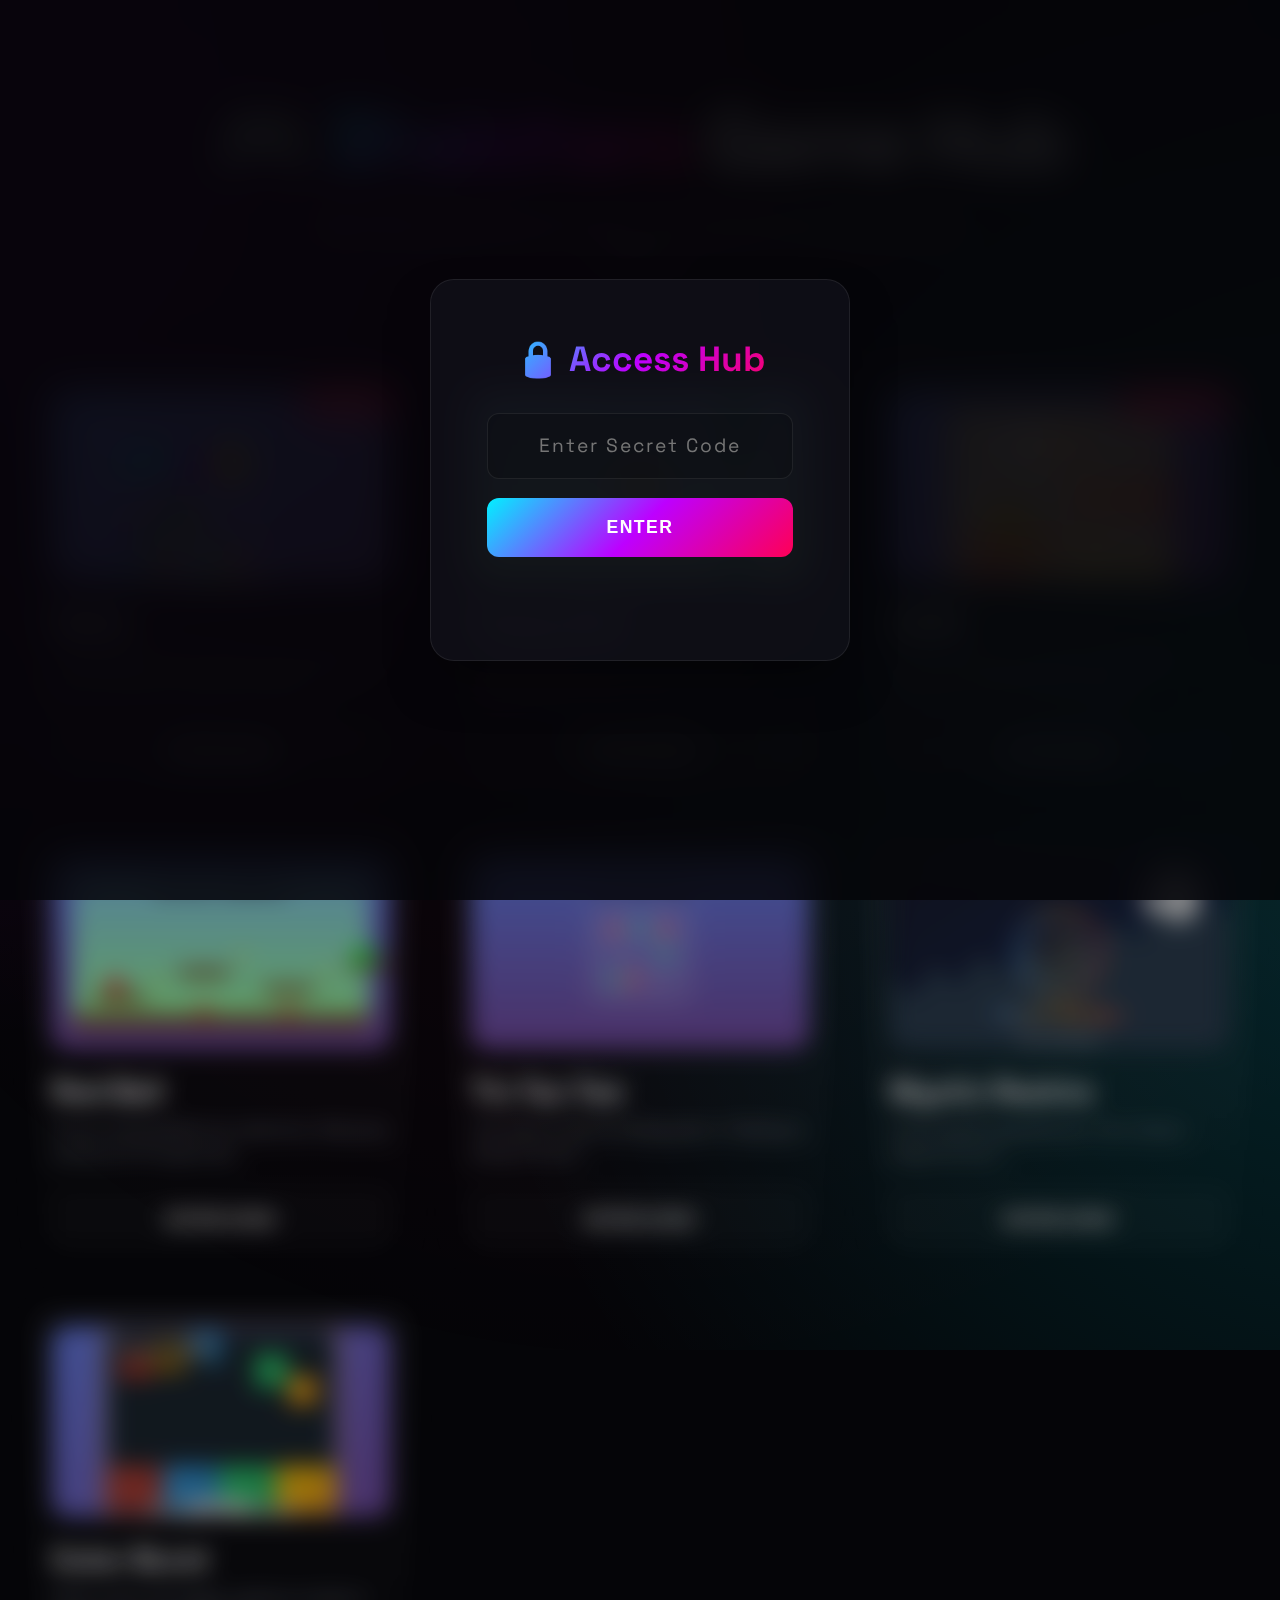
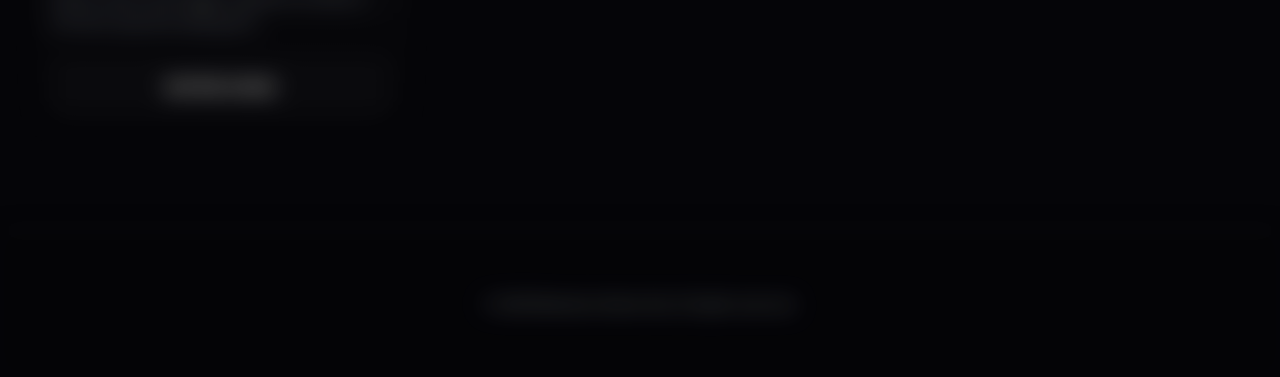
<file: index.html>
<!DOCTYPE html>
<html lang="en">

<head>
    <meta charset="UTF-8" />
    <meta name="viewport" content="width=device-width, initial-scale=1.0" />
    <title>Bhaichara Game Hub</title>
    <link rel="stylesheet" href="style.css">
</head>

<body class="locked">

    <!-- Access Modal -->
    <div id="access-modal">
        <div class="modal-content">
            <h2>🔒 Access Hub</h2>
            <div class="input-group">
                <input type="password" id="secretCode" placeholder="Enter Secret Code" autocomplete="off">
                <button onclick="checkAccess()">Enter</button>
            </div>
            <p class="error-msg" id="errorMsg">Incorrect code. Try again.</p>
        </div>
    </div>

    <!-- Main Content -->
    <div id="main-content">
        <header>
            <h1>🎮 <span>Bhaichara</span> Game Hub</h1>
            <p class="subtitle">Your ultimate destination for classic and modern browser games. Enter the zone.</p>
        </header>

        <div class="container">
            <div class="game-grid">

                <a href="game/Tetris/index.html" class="game-card">
                    <span class="badge">Trending</span>
                    <div class="card-image">
                        <img src="game/Tetris/thumbnail.svg" alt="Tetris">
                    </div>
                    <div class="game-info">
                        <h2>Tetris</h2>
                        <p>The legendary block stacker. Now with ghost pieces, wall kicks, and particle effects!</p>
                        <span class="play-btn">Enter Zone</span>
                    </div>
                </a>

                <a href="game/Flappy_Bird/index.html" class="game-card">
                    <div class="card-image">
                        <img src="game/Flappy_Bird/thumbnail.svg" alt="Flappy Bird">
                    </div>
                    <div class="game-info">
                        <h2>Flappy Bird</h2>
                        <p>Dodge pipes and test your sanity in this addictive side-scroller remake.</p>
                        <span class="play-btn">Enter Zone</span>
                    </div>
                </a>

                <a href="game/2048/index.html" class="game-card">
                    <span class="badge">Remastered</span>
                    <div class="card-image">
                        <img src="game/2048/thumbnail.svg" alt="2048">
                    </div>
                    <div class="game-info">
                        <h2>2048</h2>
                        <p>Slide and combine numbers to reach the ultimate tile. Math meets strategy.</p>
                        <span class="play-btn">Enter Zone</span>
                    </div>
                </a>

                <a href="game/RedBall/index.html" class="game-card">
                    <div class="card-image">
                        <img src="game/RedBall/thumbnail.svg" alt="Red Ball">
                    </div>
                    <div class="game-info">
                        <h2>Red Ball</h2>
                        <p>Physics-based platformer adventure. Roll, jump, and bounce through levels.</p>
                        <span class="play-btn">Enter Zone</span>
                    </div>
                </a>

                <a href="game/TicTacToe/index.html" class="game-card">
                    <div class="card-image">
                        <img src="game/TicTacToe/thumbnail.svg" alt="Tic Tac Toe">
                    </div>
                    <div class="game-info">
                        <h2>Tic Tac Toe</h2>
                        <p>The classic X and O strategy game. Challenge a friend or the AI.</p>
                        <span class="play-btn">Enter Zone</span>
                    </div>
                </a>

                <a href="game/TextAdventure/index.html" class="game-card">
                    <div class="card-image">
                        <img src="game/TextAdventure/thumbnail.svg" alt="Text Adventure">
                    </div>
                    <div class="game-info">
                        <h2>Mystic Realms</h2>
                        <p>A text-based rpg adventure. Your choices shape the story.</p>
                        <span class="play-btn">Enter Zone</span>
                    </div>
                </a>

                <a href="game/ColorBurst/index.html" class="game-card">
                    <div class="card-image">
                        <img src="game/ColorBurst/thumbnail.svg" alt="Color Burst">
                    </div>
                    <div class="game-info">
                        <h2>Color Burst</h2>
                        <p>Match colors and trigger explosive combos in this fast-paced arcade game.</p>
                        <span class="play-btn">Enter Zone</span>
                    </div>
                </a>

            </div>
        </div>

        <footer>
            <p>© 2025 Bhaichara Game Hub. All rights reserved.</p>
        </footer>
    </div>

    <script>
        const CORRECT_CODE = "bhaicharaontop";
        const codeInput = document.getElementById('secretCode');

        // Check code on Enter key
        codeInput.addEventListener('keypress', (e) => {
            if (e.key === 'Enter') checkAccess();
        });

        function checkAccess() {
            const userCode = codeInput.value;
            const errorMsg = document.getElementById('errorMsg');

            if (userCode === CORRECT_CODE) {
                // Success: Unlock
                document.body.classList.remove('locked');
                // Optional: Save session
                // sessionStorage.setItem('unlocked', 'true');
            } else {
                // Error: Shake and show msg
                errorMsg.classList.add('visible');
                setTimeout(() => {
                    errorMsg.classList.remove('visible');
                }, 2000);

                codeInput.value = '';
                codeInput.focus();
            }
        }
    </script>
</body>

</html>
</file>
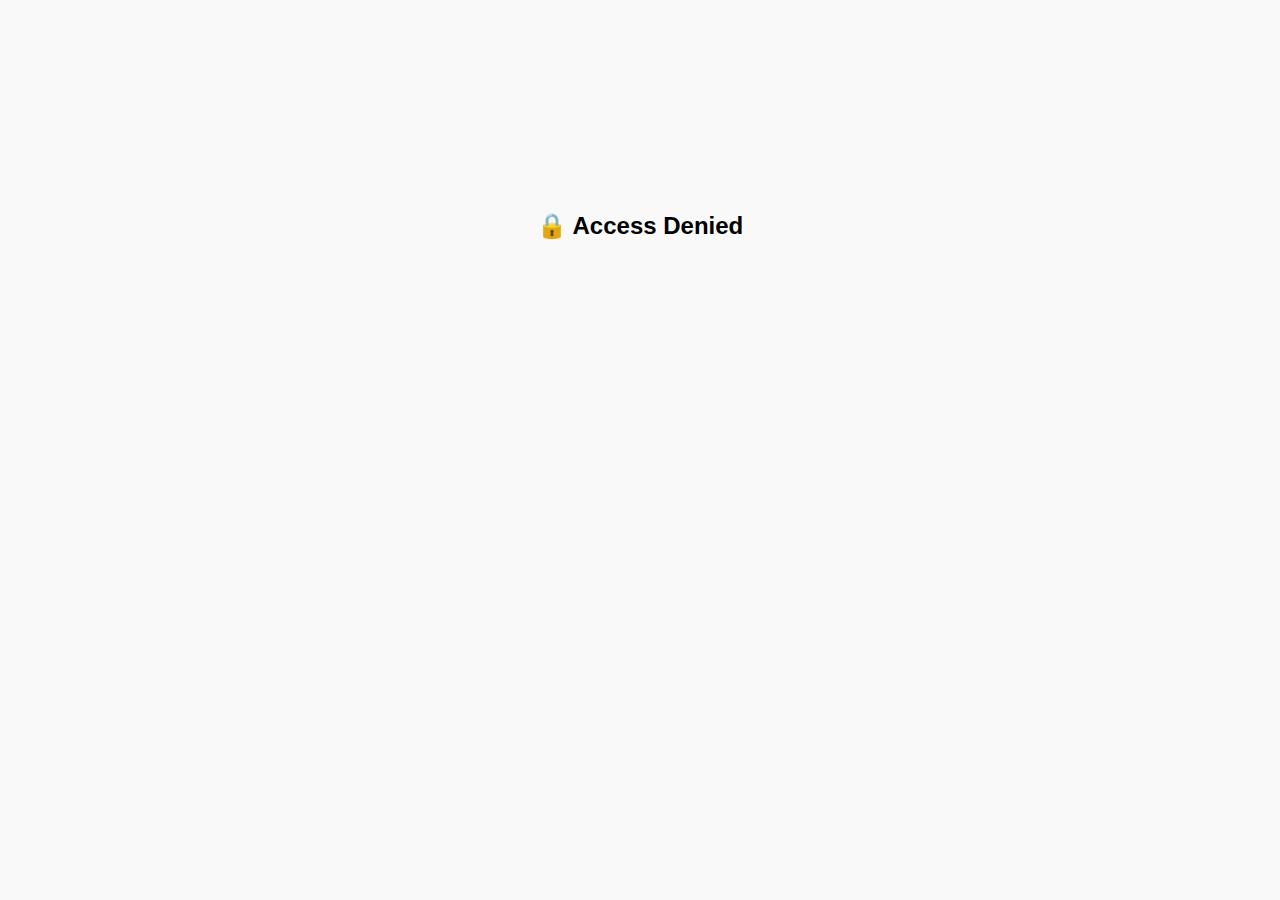
<file: docs/index.html>
<!DOCTYPE html>
<html lang="en">
<head>
  <meta charset="UTF-8" />
  <meta name="viewport" content="width=device-width, initial-scale=1.0"/>
  <title>Bhaichara Game Hub</title>
  <style>
    body { font-family: 'Segoe UI', sans-serif; background: #f9f9f9; margin: 0; padding: 2rem; text-align: center; }
    h1 { color: #222; margin-bottom: 2rem; }
    .game-grid { display: flex; flex-wrap: wrap; justify-content: center; gap: 2rem; }
    .game-card { background: #fff; border-radius: 10px; box-shadow: 0 4px 8px rgba(0,0,0,0.1); width: 300px; padding: 1rem; transition: transform 0.2s; }
    .game-card:hover { transform: scale(1.03); }
    .game-card img { width: 100%; border-radius: 8px; }
    .game-card h2 { margin: 0.5rem 0; color: #007acc; }
    .game-card p { color: #555; font-size: 0.95rem; }
    .game-card a { display: inline-block; margin-top: 1rem; text-decoration: none; color: white; background: #007acc; padding: 0.5rem 1rem; border-radius: 5px; }
  </style>
  <script>
    const correctCode = "bhaicharaontop"; // Set your secret code here
  
    function checkCode() {
      const userCode = prompt("Enter the secret code to access the game hub:");
      if (userCode !== correctCode) {
        alert("Incorrect code. Access denied.");
        document.body.innerHTML = "<h2 style='text-align:center; margin-top:20vh;'>🔒 Access Denied</h2>";
      }
    }
  
    window.onload = checkCode;
  </script>
</head>
<body>
  <h1>🎮 Bhaichara Game Hub</h1>
  <div class="game-grid">
    <div class="game-card">
      <img src="../Flappy_Bird/thumbnail.svg" alt="Flappy Bird Thumbnail" />
      <h2>Flappy Bird</h2>
      <p>Dodge pipes and test your reflexes in this classic side-scroller remake.</p>
      <a href="../Flappy_Bird/index.html">Play Now</a>
    </div>
    <!-- Add more game cards below -->
    <!--
    <div class="game-card">
      <img src="AnotherGame/thumbnail.png" alt="Another Game Thumbnail" />
      <h2>Another Game</h2>
      <p>Short description of the game goes here.</p>
      <a href="AnotherGame/index.html">Play Now</a>
    </div>
    -->
  </div>
</body>
</html>
</file>
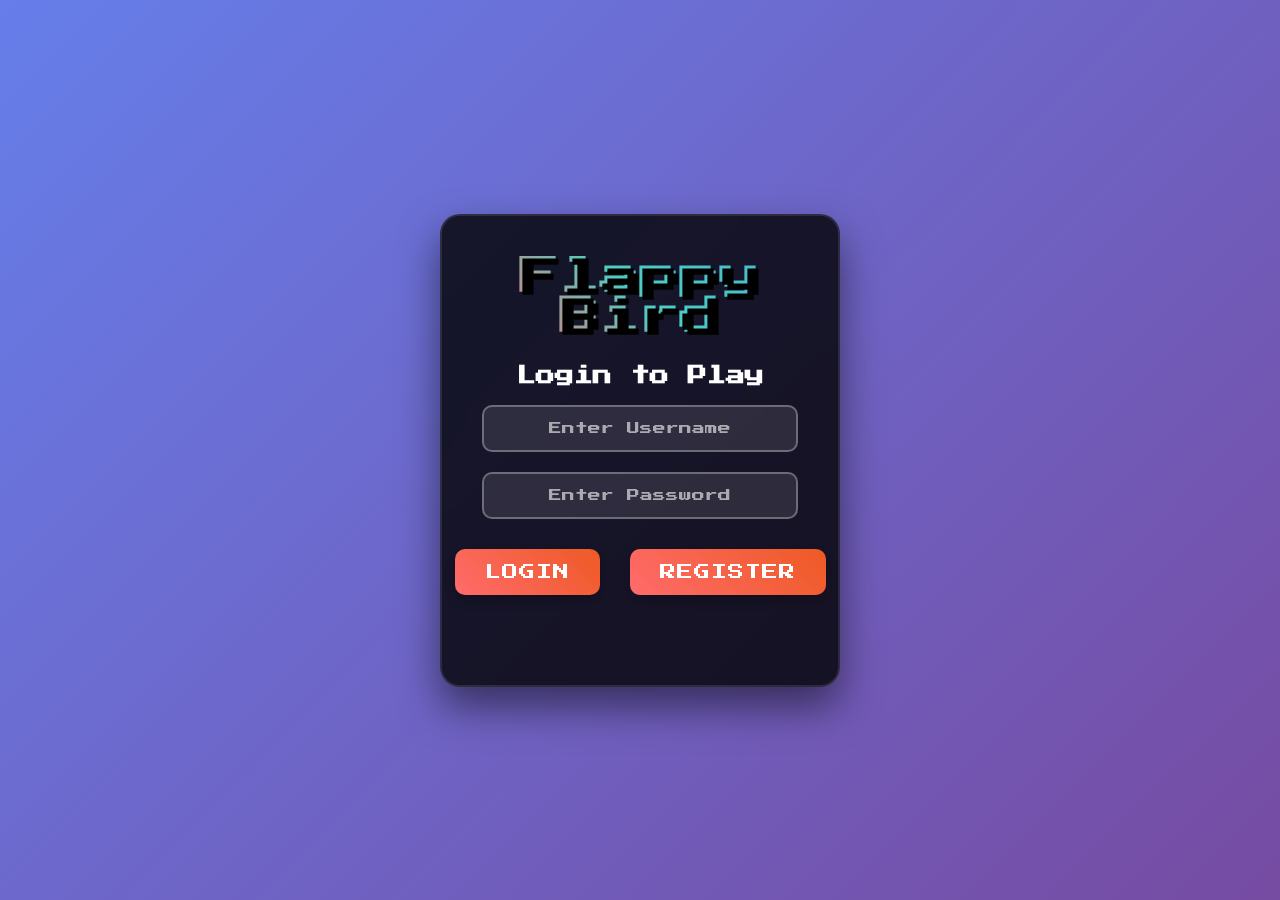
<file: Flappy_Bird/index.html>
<!DOCTYPE html>
<html lang="en">
<head>
    <meta charset="UTF-8">
    <meta name="viewport" content="width=device-width, initial-scale=1.0">
    <title>Flappy Bird</title>
    <link rel="stylesheet" href="style.css">
    <link href="https://fonts.googleapis.com/css2?family=Press+Start+2P&display=swap" rel="stylesheet">
</head>
<body>
    <!-- Login Screen -->
    <div id="loginScreen" class="login-screen">
        <div class="login-container">
            <h1>Flappy Bird</h1>
            <div class="login-form">
                <h2>Login to Play</h2>
                <div class="input-group">
                    <input type="text" id="username" placeholder="Enter Username" maxlength="15">
                </div>
                <div class="input-group">
                    <input type="password" id="password" placeholder="Enter Password" maxlength="20">
                </div>
                <div class="login-buttons">
                    <button id="loginBtn" class="game-btn">Login</button>
                    <button id="registerBtn" class="game-btn">Register</button>
                </div>
                <p id="loginMessage" class="login-message"></p>
            </div>
        </div>
    </div>

    <!-- Game Container -->
    <div id="gameContainer" class="game-container" style="display: none;">
        <div class="game-header">
            <h1>Flappy Bird</h1>
            <div class="user-info">
                <span>Welcome, <span id="currentUser">Player</span>!</span>
                <button id="logoutBtn" class="logout-btn">Logout</button>
            </div>
            <div class="score-display">
                <span>Score: <span id="score">0</span></span>
                <span>Best: <span id="best-score">0</span></span>
            </div>
        </div>
        
        <canvas id="gameCanvas" width="800" height="600"></canvas>
        
        <div class="game-controls">
            <div class="instructions">
                <p>Press SPACE or CLICK to flap!</p>
                <p>Press R to restart</p>
            </div>
            <button id="startBtn" class="game-btn">Start Game</button>
            <button id="restartBtn" class="game-btn" style="display: none;">Restart</button>
            <button id="leaderboardBtn" class="game-btn">Leaderboard</button>
        </div>
        
        <div id="gameOver" class="game-over" style="display: none;">
            <h2>Game Over!</h2>
            <p>Final Score: <span id="finalScore">0</span></p>
            <button id="playAgainBtn" class="game-btn">Play Again</button>
        </div>
    </div>

    <!-- Leaderboard Modal -->
    <div id="leaderboardModal" class="modal" style="display: none;">
        <div class="modal-content">
            <div class="modal-header">
                <h2>🏆 Leaderboard</h2>
                <button id="closeLeaderboard" class="close-btn">&times;</button>
            </div>
            <div class="leaderboard-content">
                <div class="leaderboard-tabs">
                    <button class="tab-btn active" data-tab="global">Global</button>
                    <button class="tab-btn" data-tab="personal">Personal</button>
                </div>
                <div id="leaderboardList" class="leaderboard-list">
                    <!-- Leaderboard entries will be populated here -->
                </div>
            </div>
        </div>
    </div>
    
    <script src="game.js"></script>
</body>
</html>
</file>
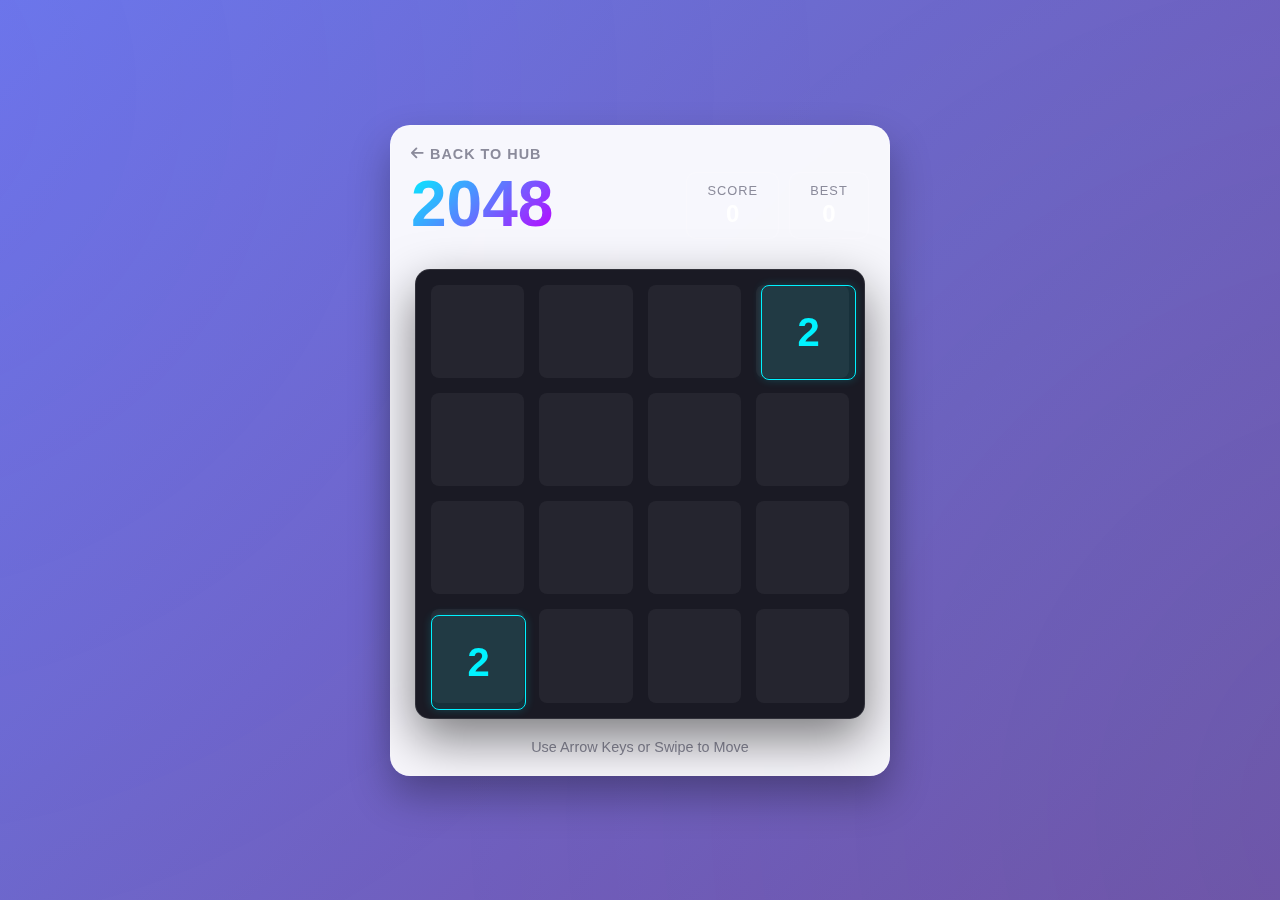
<file: game/2048/index.html>
<!DOCTYPE html>
<html lang="en">

<head>
    <meta charset="UTF-8">
    <meta name="viewport" content="width=device-width, initial-scale=1.0">
    <title>2048 - Premium</title>
    <link rel="stylesheet" href="style.css">
    <!-- FontAwesome for Back Arrow -->
    <link rel="stylesheet" href="https://cdnjs.cloudflare.com/ajax/libs/font-awesome/6.0.0/css/all.min.css">
</head>

<body>
    <div class="game-container">
        <!-- Back Button -->
        <a href="../../index.html" class="back-btn">
            <i class="fas fa-arrow-left"></i> Back to Hub
        </a>

        <div class="header">
            <h1>2048</h1>
            <div class="stats">
                <div class="stat-item">
                    <span class="label">Score</span>
                    <span id="score">0</span>
                </div>
                <div class="stat-item">
                    <span class="label">Best</span>
                    <span id="best">0</span>
                </div>
            </div>
        </div>

        <div class="game-area">
            <div class="grid-container" id="grid">
                <!-- 16 Empty Cells -->
                <div class="grid-cell"></div>
                <div class="grid-cell"></div>
                <div class="grid-cell"></div>
                <div class="grid-cell"></div>
                <div class="grid-cell"></div>
                <div class="grid-cell"></div>
                <div class="grid-cell"></div>
                <div class="grid-cell"></div>
                <div class="grid-cell"></div>
                <div class="grid-cell"></div>
                <div class="grid-cell"></div>
                <div class="grid-cell"></div>
                <div class="grid-cell"></div>
                <div class="grid-cell"></div>
                <div class="grid-cell"></div>
                <div class="grid-cell"></div>
            </div>

            <!-- Tile Container (Absolute Positioned Tiles) -->
            <div class="tile-container" id="tile-container">
                <!-- Tiles injected by JS -->
            </div>

            <!-- Overlay -->
            <div class="overlay" id="gameOverlay">
                <div class="overlay-content">
                    <h2 id="overlayTitle">Game Over</h2>
                    <p id="overlayMessage">Try again?</p>
                    <button class="btn" onclick="restartGame()">Play Again</button>
                    <a href="../../index.html" class="btn"
                        style="text-decoration:none; margin-left:10px; background: rgba(255,255,255,0.1);">Exit</a>
                </div>
            </div>
        </div>

        <div class="controls-hint">
            <p>Use Arrow Keys or Swipe to Move</p>
        </div>
    </div>

    <script src="game.js"></script>
</body>

</html>
</file>
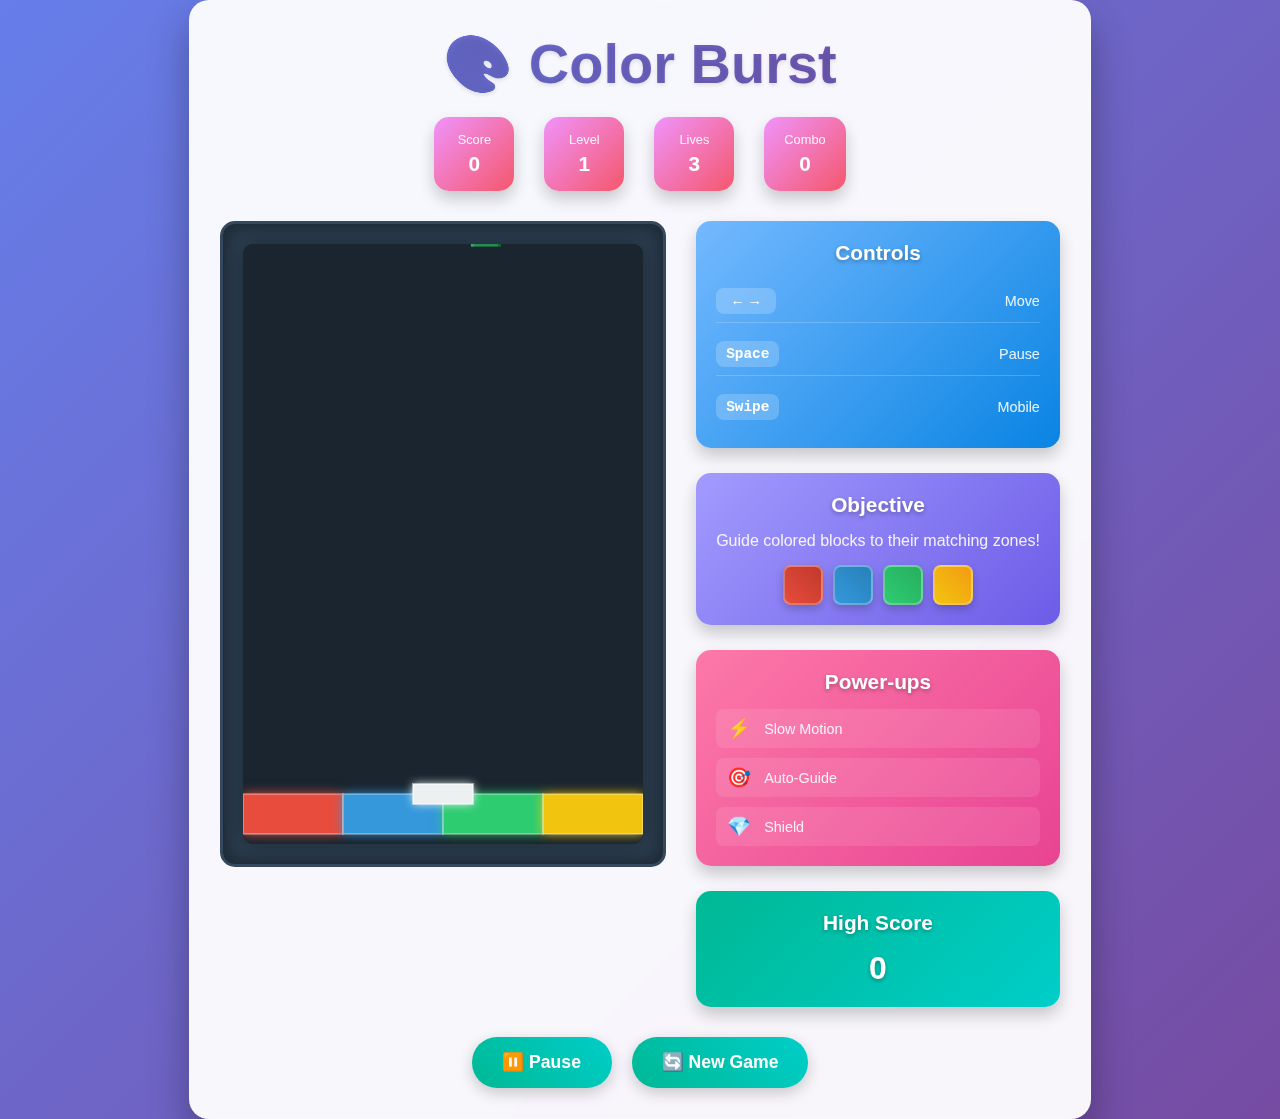
<file: game/ColorBurst/index.html>
<!DOCTYPE html>
<html lang="en">
<head>
    <meta charset="UTF-8">
    <meta name="viewport" content="width=device-width, initial-scale=1.0">
    <title>Color Burst - Arcade Game</title>
    <link rel="stylesheet" href="style.css">
</head>
<body>
    <div class="game-container">
        <div class="header">
            <h1>🎨 Color Burst</h1>
            <div class="stats">
                <div class="stat-item">
                    <span class="label">Score</span>
                    <span id="score">0</span>
                </div>
                <div class="stat-item">
                    <span class="label">Level</span>
                    <span id="level">1</span>
                </div>
                <div class="stat-item">
                    <span class="label">Lives</span>
                    <span id="lives">3</span>
                </div>
                <div class="stat-item">
                    <span class="label">Combo</span>
                    <span id="combo">0</span>
                </div>
            </div>
        </div>
        
        <div class="game-area">
            <div class="game-board">
                <canvas id="gameCanvas" width="400" height="600"></canvas>
                <div class="game-overlay" id="gameOverlay">
                    <div class="overlay-content">
                        <h2 id="overlayTitle">Game Over!</h2>
                        <p id="overlayMessage">Try again to beat your high score!</p>
                        <button id="restartBtn" onclick="restartGame()">Play Again</button>
                    </div>
                </div>
                <div class="pause-overlay" id="pauseOverlay">
                    <div class="overlay-content">
                        <h2>⏸️ Paused</h2>
                        <p>Press P to resume</p>
                        <button onclick="togglePause()">Resume</button>
                    </div>
                </div>
            </div>
            
            <div class="side-panel">
                <div class="controls">
                    <h3>Controls</h3>
                    <div class="control-item">
                        <span class="key">← →</span>
                        <span class="action">Move</span>
                    </div>
                    <div class="control-item">
                        <span class="key">Space</span>
                        <span class="action">Pause</span>
                    </div>
                    <div class="control-item">
                        <span class="key">Swipe</span>
                        <span class="action">Mobile</span>
                    </div>
                </div>
                
                <div class="objective">
                    <h3>Objective</h3>
                    <p>Guide colored blocks to their matching zones!</p>
                    <div class="color-zones">
                        <div class="color-zone red"></div>
                        <div class="color-zone blue"></div>
                        <div class="color-zone green"></div>
                        <div class="color-zone yellow"></div>
                    </div>
                </div>
                
                <div class="powerups">
                    <h3>Power-ups</h3>
                    <div class="powerup-item">
                        <div class="powerup-icon">⚡</div>
                        <span>Slow Motion</span>
                    </div>
                    <div class="powerup-item">
                        <div class="powerup-icon">🎯</div>
                        <span>Auto-Guide</span>
                    </div>
                    <div class="powerup-item">
                        <div class="powerup-icon">💎</div>
                        <span>Shield</span>
                    </div>
                </div>
                
                <div class="high-score">
                    <h3>High Score</h3>
                    <div id="highScore">0</div>
                </div>
            </div>
        </div>
        
        <div class="controls-bottom">
            <button id="pauseBtn" onclick="togglePause()">⏸️ Pause</button>
            <button id="newGameBtn" onclick="restartGame()">🔄 New Game</button>
        </div>
    </div>
    
    <script src="game.js"></script>
</body>
</html>
</file>
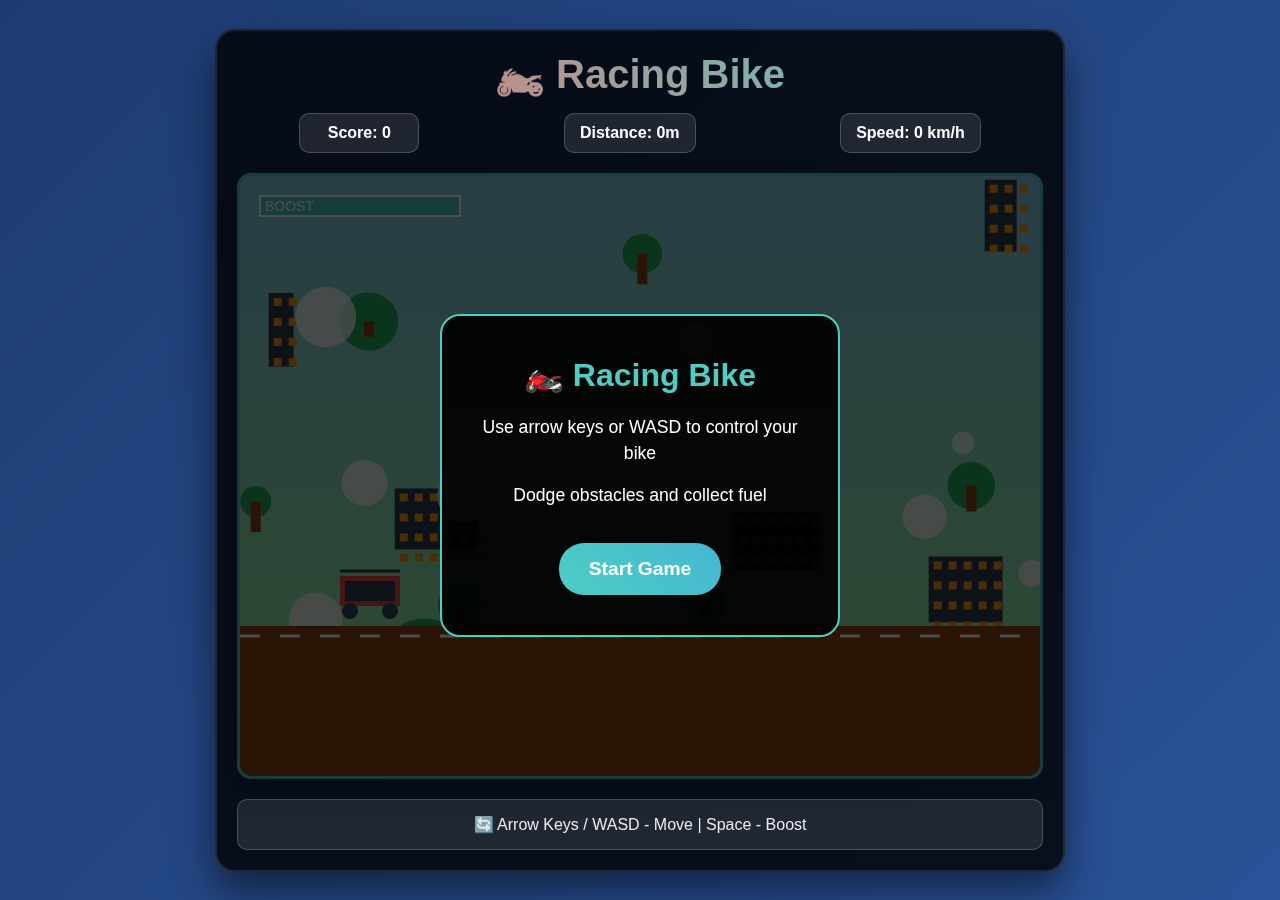
<file: game/RacingBike/index.html>
<!DOCTYPE html>
<html lang="en">
<head>
    <meta charset="UTF-8">
    <meta name="viewport" content="width=device-width, initial-scale=1.0">
    <title>Racing Bike - Speed Thrills</title>
    <link rel="stylesheet" href="style.css">
</head>
<body>
    <div class="game-container">
        <div class="game-header">
            <h1>🏍️ Racing Bike</h1>
            <div class="score-board">
                <div class="score">Score: <span id="score">0</span></div>
                <div class="distance">Distance: <span id="distance">0</span>m</div>
                <div class="speed">Speed: <span id="speed">0</span> km/h</div>
            </div>
        </div>
        
        <div class="game-area">
            <canvas id="gameCanvas" width="800" height="600"></canvas>
            
            <div class="game-overlay" id="gameOverlay">
                <div class="start-screen" id="startScreen">
                    <h2>🏍️ Racing Bike</h2>
                    <p>Use arrow keys or WASD to control your bike</p>
                    <p>Dodge obstacles and collect fuel</p>
                    <button id="startBtn" class="start-btn">Start Game</button>
                </div>
                
                <div class="game-over-screen" id="gameOverScreen" style="display: none;">
                    <h2>Game Over!</h2>
                    <p>Final Score: <span id="finalScore">0</span></p>
                    <p>Distance: <span id="finalDistance">0</span>m</p>
                    <button id="restartBtn" class="restart-btn">Play Again</button>
                </div>
            </div>
        </div>
        
        <div class="controls-info">
            <p>🔄 Arrow Keys / WASD - Move | Space - Boost</p>
        </div>
    </div>
    
    <script src="game.js"></script>
</body>
</html>
</file>
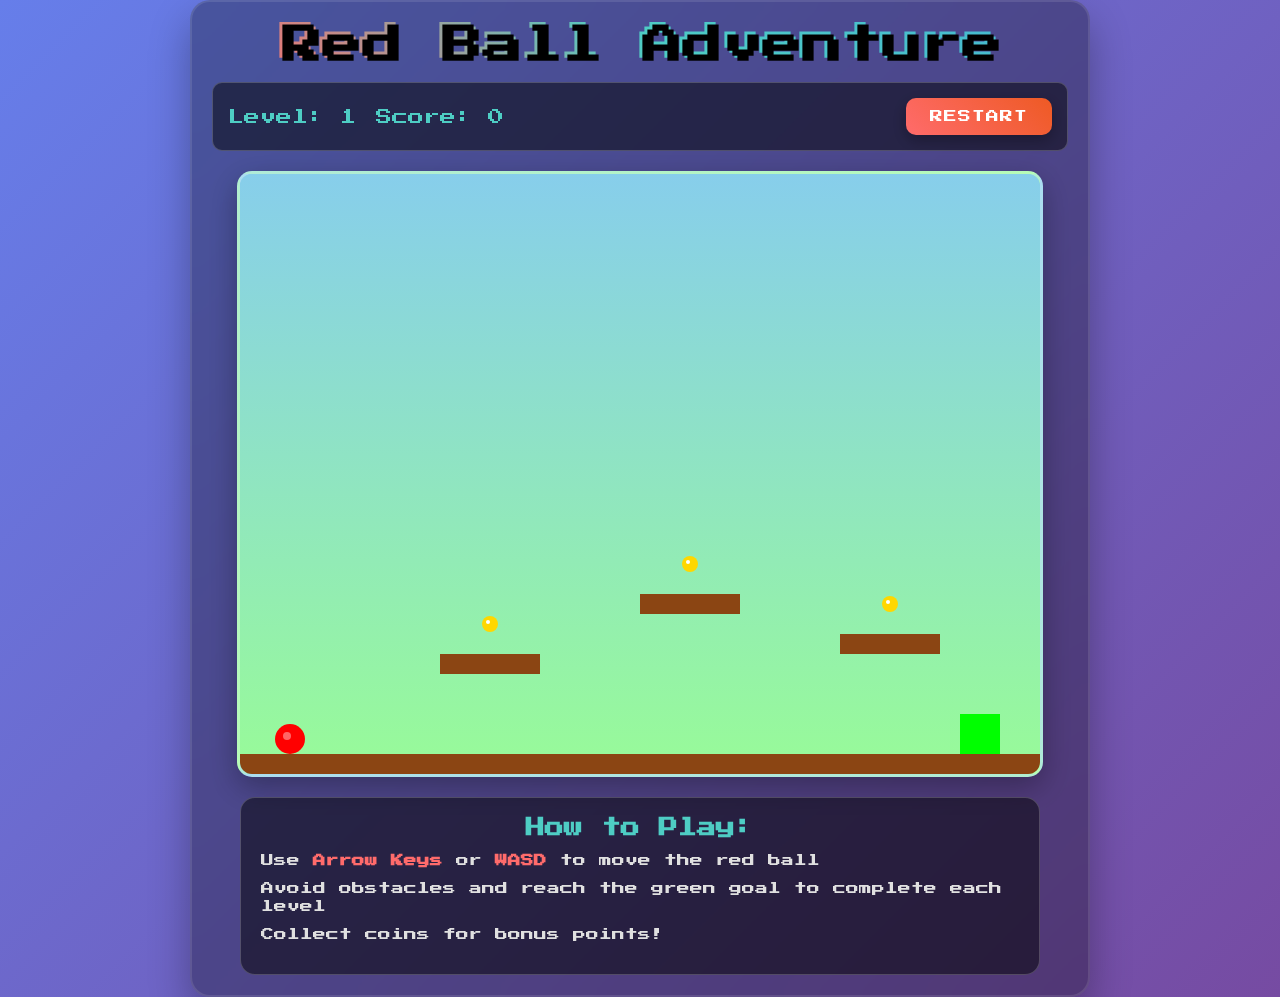
<file: game/RedBall/index.html>
<!DOCTYPE html>
<html lang="en">
<head>
    <meta charset="UTF-8">
    <meta name="viewport" content="width=device-width, initial-scale=1.0">
    <title>Red Ball Adventure</title>
    <link rel="stylesheet" href="style.css">
    <link href="https://fonts.googleapis.com/css2?family=Press+Start+2P&display=swap" rel="stylesheet">
</head>
<body>
    <!-- Game Container -->
    <div class="game-container">
        <div class="game-header">
            <h1>Red Ball Adventure</h1>
            <div class="game-info">
                <div class="level-info">
                    <span>Level: <span id="currentLevel">1</span></span>
                    <span>Score: <span id="score">0</span></span>
                </div>
                <div class="controls">
                    <button id="restartBtn" class="game-btn">Restart</button>
                    <button id="nextLevelBtn" class="game-btn" style="display: none;">Next Level</button>
                </div>
            </div>
        </div>
        
        <div class="game-area">
            <canvas id="gameCanvas" width="800" height="600"></canvas>
            
            <!-- Game Overlay -->
            <div id="gameOverlay" class="game-overlay" style="display: none;">
                <div class="overlay-content">
                    <h2 id="overlayTitle">Level Complete!</h2>
                    <p id="overlayMessage">Great job! You completed the level.</p>
                    <div class="overlay-buttons">
                        <button id="playAgainBtn" class="game-btn">Play Again</button>
                        <button id="nextLevelOverlayBtn" class="game-btn">Next Level</button>
                    </div>
                </div>
            </div>
            
            <!-- Instructions -->
            <div class="instructions">
                <h3>How to Play:</h3>
                <p>Use <strong>Arrow Keys</strong> or <strong>WASD</strong> to move the red ball</p>
                <p>Avoid obstacles and reach the green goal to complete each level</p>
                <p>Collect coins for bonus points!</p>
            </div>
        </div>
    </div>

    <script src="game.js"></script>
</body>
</html>
</file>
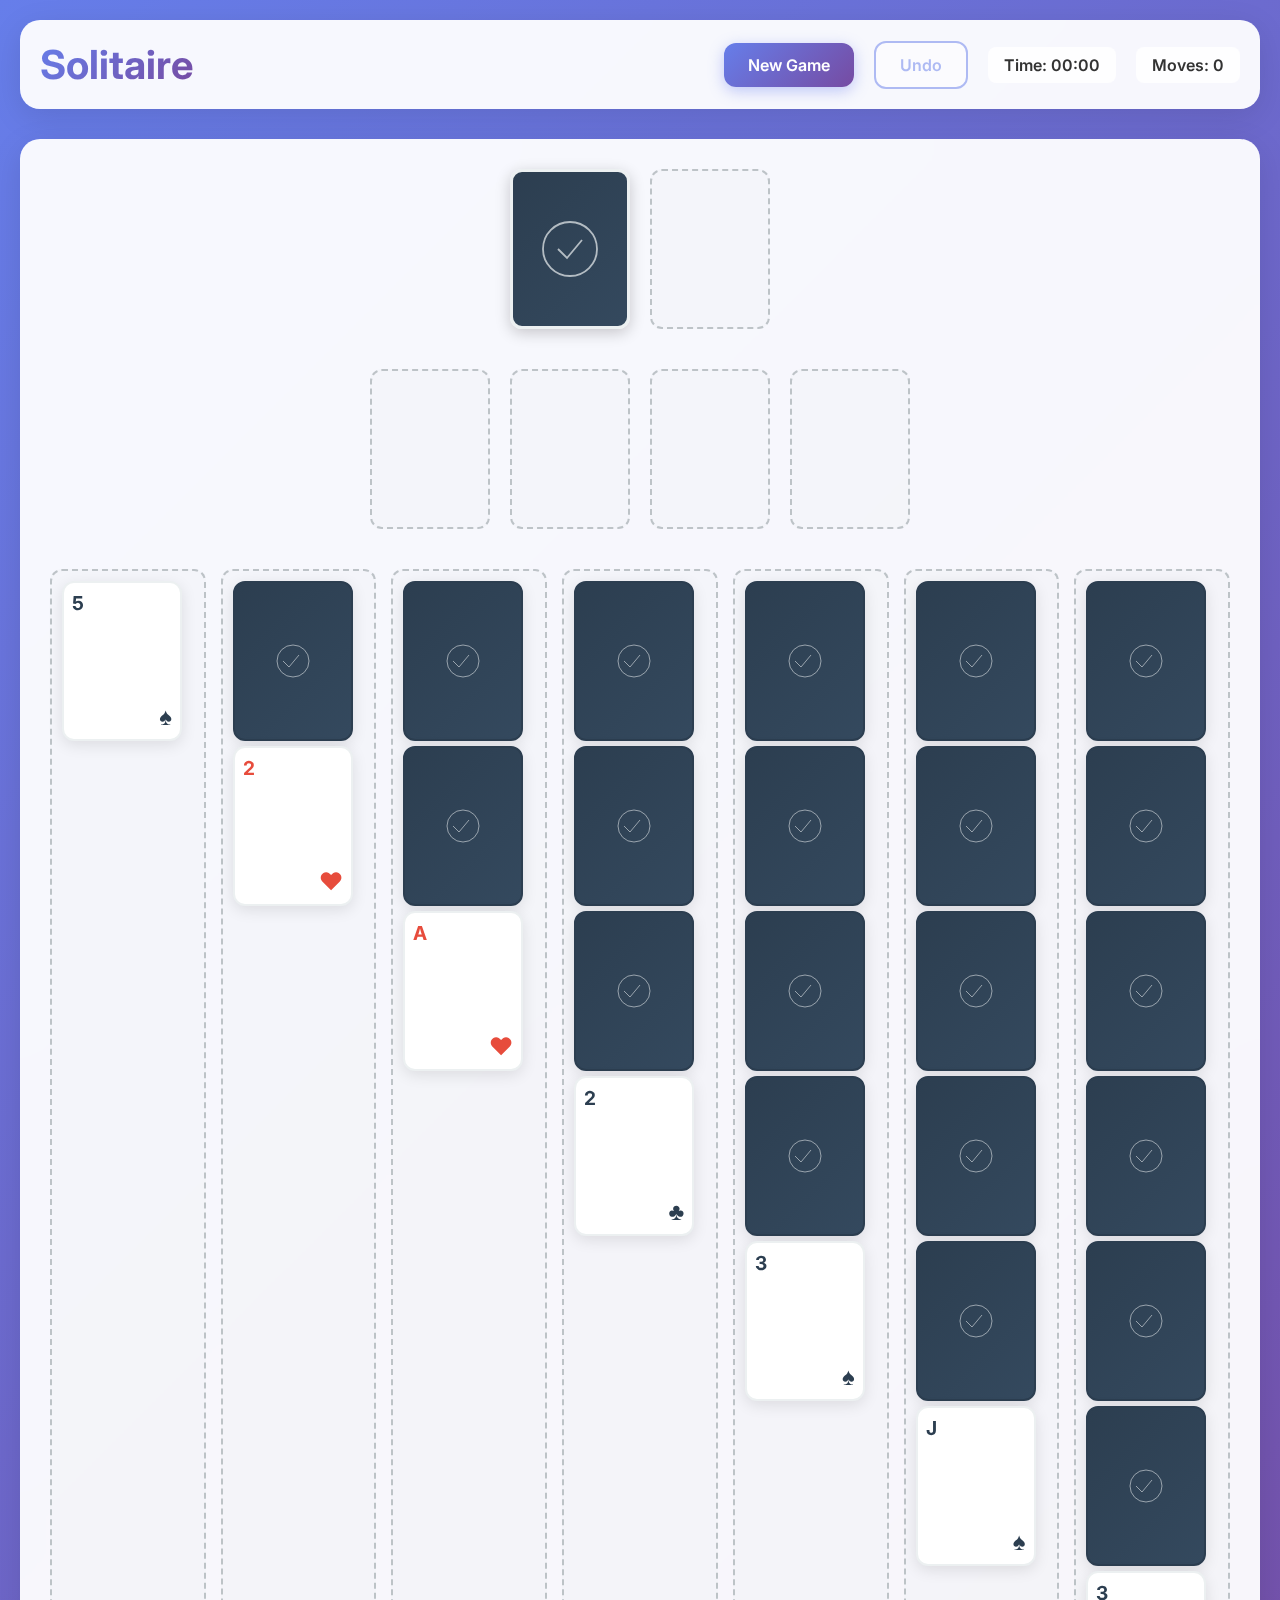
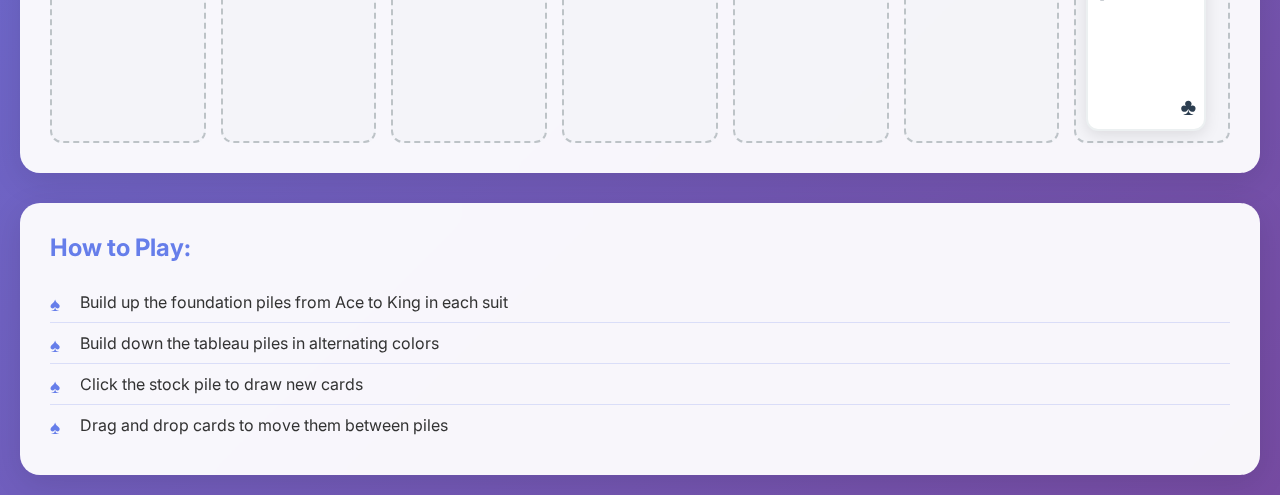
<file: game/Solitaire/index.html>
<!DOCTYPE html>
<html lang="en">
<head>
    <meta charset="UTF-8">
    <meta name="viewport" content="width=device-width, initial-scale=1.0">
    <title>Solitaire</title>
    <link rel="stylesheet" href="style.css">
    <link href="https://fonts.googleapis.com/css2?family=Inter:wght@400;500;600;700&display=swap" rel="stylesheet">
</head>
<body>
    <div class="game-container">
        <!-- Game Header -->
        <div class="game-header">
            <h1>Solitaire</h1>
            <div class="game-controls">
                <button id="newGameBtn" class="btn btn-primary">New Game</button>
                <button id="undoBtn" class="btn btn-secondary" disabled>Undo</button>
                <div class="timer">Time: <span id="timer">00:00</span></div>
                <div class="moves">Moves: <span id="moves">0</span></div>
            </div>
        </div>

        <!-- Game Board -->
        <div class="game-board">
            <!-- Stock and Waste Pile -->
            <div class="stock-waste">
                <div class="stock-pile" id="stockPile">
                    <div class="card-back"></div>
                </div>
                <div class="waste-pile" id="wastePile"></div>
            </div>

            <!-- Foundation Piles (Ace to King) -->
            <div class="foundations" id="foundations">
                <div class="foundation-pile" data-suit="hearts"></div>
                <div class="foundation-pile" data-suit="diamonds"></div>
                <div class="foundation-pile" data-suit="clubs"></div>
                <div class="foundation-pile" data-suit="spades"></div>
            </div>

            <!-- Tableau Piles (7 columns) -->
            <div class="tableau" id="tableau">
                <div class="tableau-pile" data-index="0"></div>
                <div class="tableau-pile" data-index="1"></div>
                <div class="tableau-pile" data-index="2"></div>
                <div class="tableau-pile" data-index="3"></div>
                <div class="tableau-pile" data-index="4"></div>
                <div class="tableau-pile" data-index="5"></div>
                <div class="tableau-pile" data-index="6"></div>
            </div>
        </div>

        <!-- Game Over Modal -->
        <div id="gameOverModal" class="modal" style="display: none;">
            <div class="modal-content">
                <h2>Congratulations!</h2>
                <p>You've completed the game!</p>
                <div class="game-stats">
                    <p>Time: <span id="finalTime">00:00</span></p>
                    <p>Moves: <span id="finalMoves">0</span></p>
                </div>
                <button id="playAgainBtn" class="btn btn-primary">Play Again</button>
            </div>
        </div>

        <!-- Instructions -->
        <div class="instructions">
            <h3>How to Play:</h3>
            <ul>
                <li>Build up the foundation piles from Ace to King in each suit</li>
                <li>Build down the tableau piles in alternating colors</li>
                <li>Click the stock pile to draw new cards</li>
                <li>Drag and drop cards to move them between piles</li>
            </ul>
        </div>
    </div>

    <script src="game.js"></script>
</body>
</html>
</file>
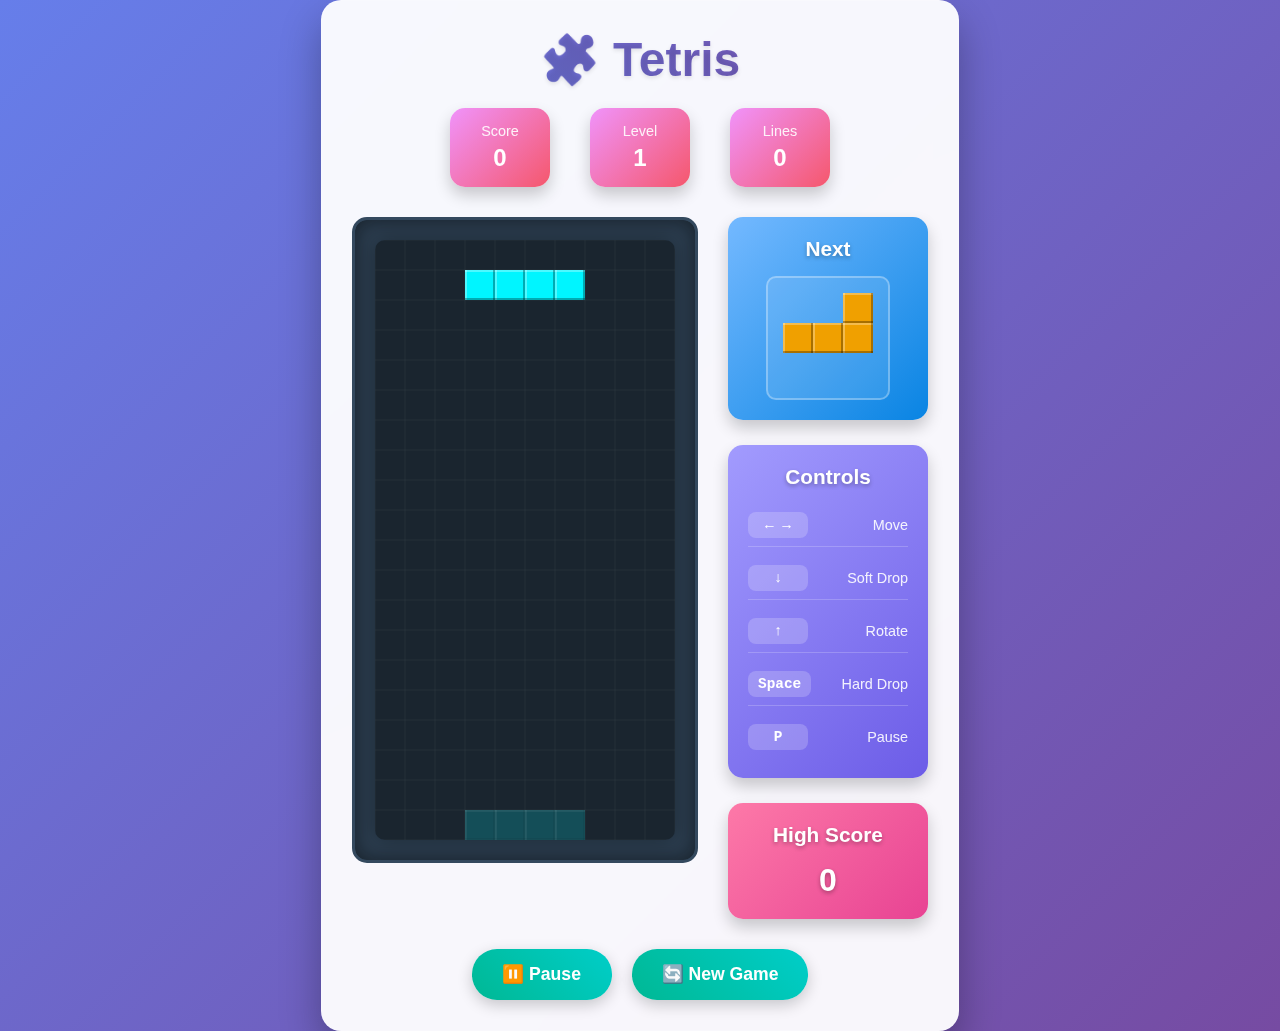
<file: game/Tetris/index.html>
<!DOCTYPE html>
<html lang="en">
<head>
    <meta charset="UTF-8">
    <meta name="viewport" content="width=device-width, initial-scale=1.0">
    <title>Tetris - Classic Block Puzzle</title>
    <link rel="stylesheet" href="style.css">
</head>
<body>
    <div class="game-container">
        <div class="header">
            <h1>🧩 Tetris</h1>
            <div class="stats">
                <div class="stat-item">
                    <span class="label">Score</span>
                    <span id="score">0</span>
                </div>
                <div class="stat-item">
                    <span class="label">Level</span>
                    <span id="level">1</span>
                </div>
                <div class="stat-item">
                    <span class="label">Lines</span>
                    <span id="lines">0</span>
                </div>
            </div>
        </div>
        
        <div class="game-area">
            <div class="game-board">
                <canvas id="gameCanvas" width="300" height="600"></canvas>
                <div class="game-overlay" id="gameOverlay">
                    <div class="overlay-content">
                        <h2 id="overlayTitle">Game Over</h2>
                        <p id="overlayMessage">Press Space to restart</p>
                        <button id="restartBtn" onclick="restartGame()">Play Again</button>
                    </div>
                </div>
            </div>
            
            <div class="side-panel">
                <div class="next-piece">
                    <h3>Next</h3>
                    <canvas id="nextCanvas" width="120" height="120"></canvas>
                </div>
                
                <div class="controls">
                    <h3>Controls</h3>
                    <div class="control-item">
                        <span class="key">← →</span>
                        <span class="action">Move</span>
                    </div>
                    <div class="control-item">
                        <span class="key">↓</span>
                        <span class="action">Soft Drop</span>
                    </div>
                    <div class="control-item">
                        <span class="key">↑</span>
                        <span class="action">Rotate</span>
                    </div>
                    <div class="control-item">
                        <span class="key">Space</span>
                        <span class="action">Hard Drop</span>
                    </div>
                    <div class="control-item">
                        <span class="key">P</span>
                        <span class="action">Pause</span>
                    </div>
                </div>
                
                <div class="high-score">
                    <h3>High Score</h3>
                    <div id="highScore">0</div>
                </div>
            </div>
        </div>
        
        <div class="controls-bottom">
            <button id="pauseBtn" onclick="togglePause()">⏸️ Pause</button>
            <button id="newGameBtn" onclick="restartGame()">🔄 New Game</button>
        </div>
    </div>
    
    <script src="tetris.js"></script>
</body>
</html>
</file>
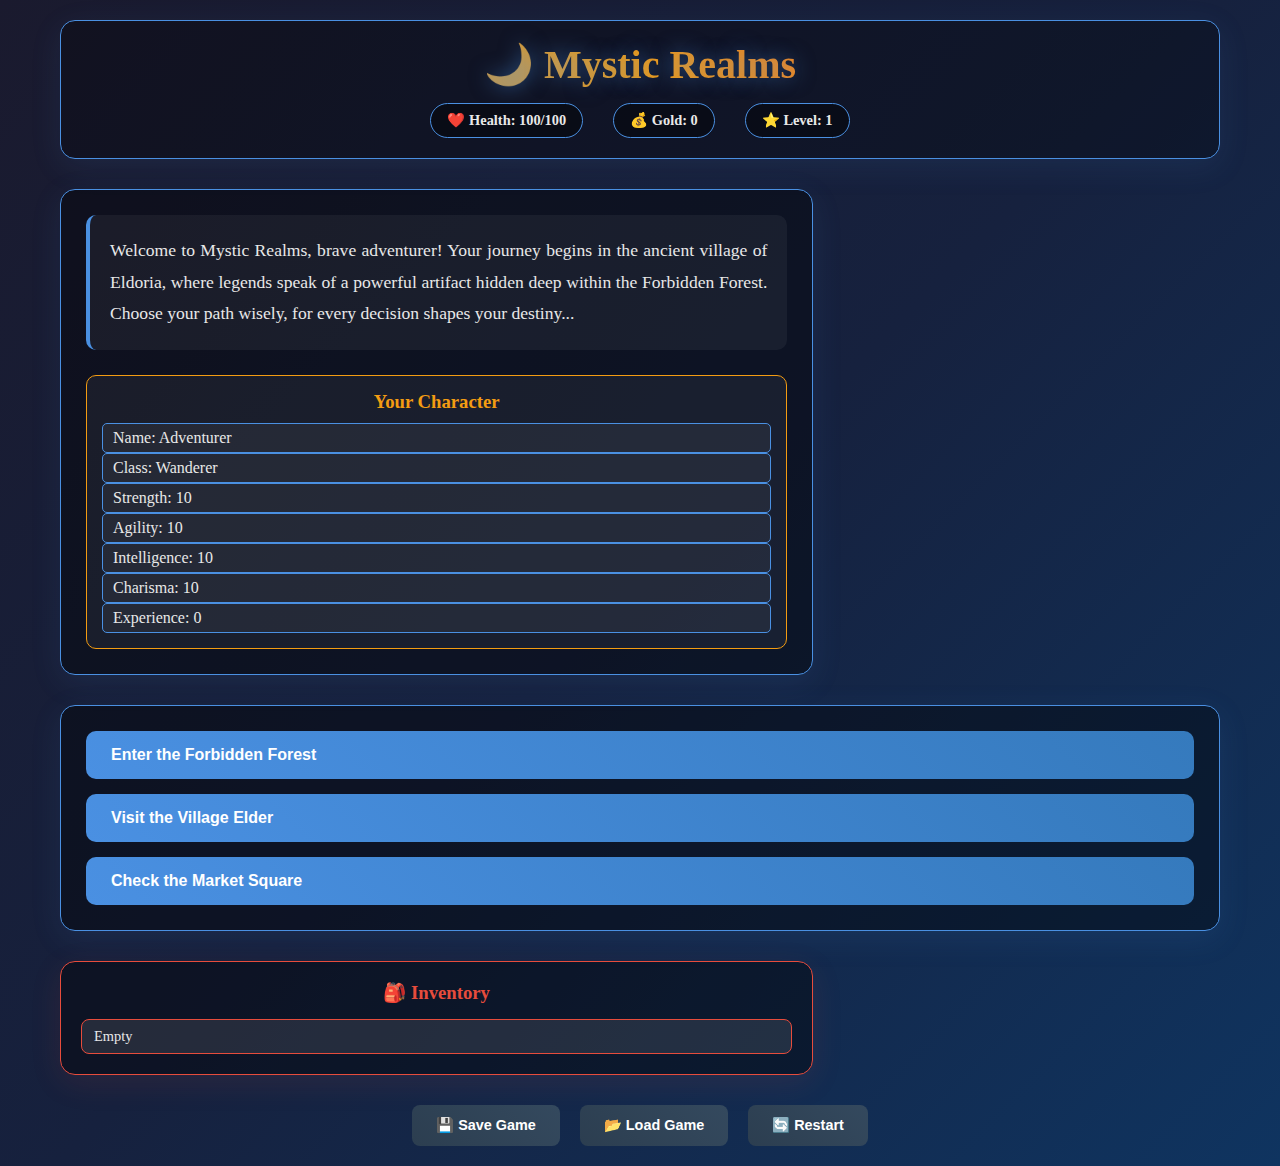
<file: game/TextAdventure/index.html>
<!DOCTYPE html>
<html lang="en">
<head>
    <meta charset="UTF-8">
    <meta name="viewport" content="width=device-width, initial-scale=1.0">
    <title>Mystic Realms - Text Adventure</title>
    <link rel="stylesheet" href="style.css">
</head>
<body>
    <div class="game-container">
        <div class="header">
            <h1>🌙 Mystic Realms</h1>
            <div class="stats">
                <span id="health">❤️ Health: 100</span>
                <span id="gold">💰 Gold: 0</span>
                <span id="level">⭐ Level: 1</span>
            </div>
        </div>
        
        <div class="main-content">
            <div class="story-area">
                <div id="story-text" class="story-text">
                    Welcome to Mystic Realms, brave adventurer! Your journey begins in the ancient village of Eldoria, where legends speak of a powerful artifact hidden deep within the Forbidden Forest. Choose your path wisely, for every decision shapes your destiny...
                </div>
                
                <div class="character-info" id="character-info">
                    <h3>Your Character</h3>
                    <div id="character-stats"></div>
                </div>
            </div>
            
            <div class="choices-area">
                <div id="choices" class="choices">
                    <button class="choice-btn" onclick="makeChoice(1)">Enter the Forbidden Forest</button>
                    <button class="choice-btn" onclick="makeChoice(2)">Visit the Village Elder</button>
                    <button class="choice-btn" onclick="makeChoice(3)">Check the Market Square</button>
                </div>
            </div>
            
            <div class="inventory-area">
                <h3>🎒 Inventory</h3>
                <div id="inventory" class="inventory"></div>
            </div>
        </div>
        
        <div class="controls">
            <button id="save-btn" onclick="saveGame()">💾 Save Game</button>
            <button id="load-btn" onclick="loadGame()">📂 Load Game</button>
            <button id="restart-btn" onclick="restartGame()">🔄 Restart</button>
        </div>
    </div>
    
    <script src="game.js"></script>
</body>
</html>
</file>
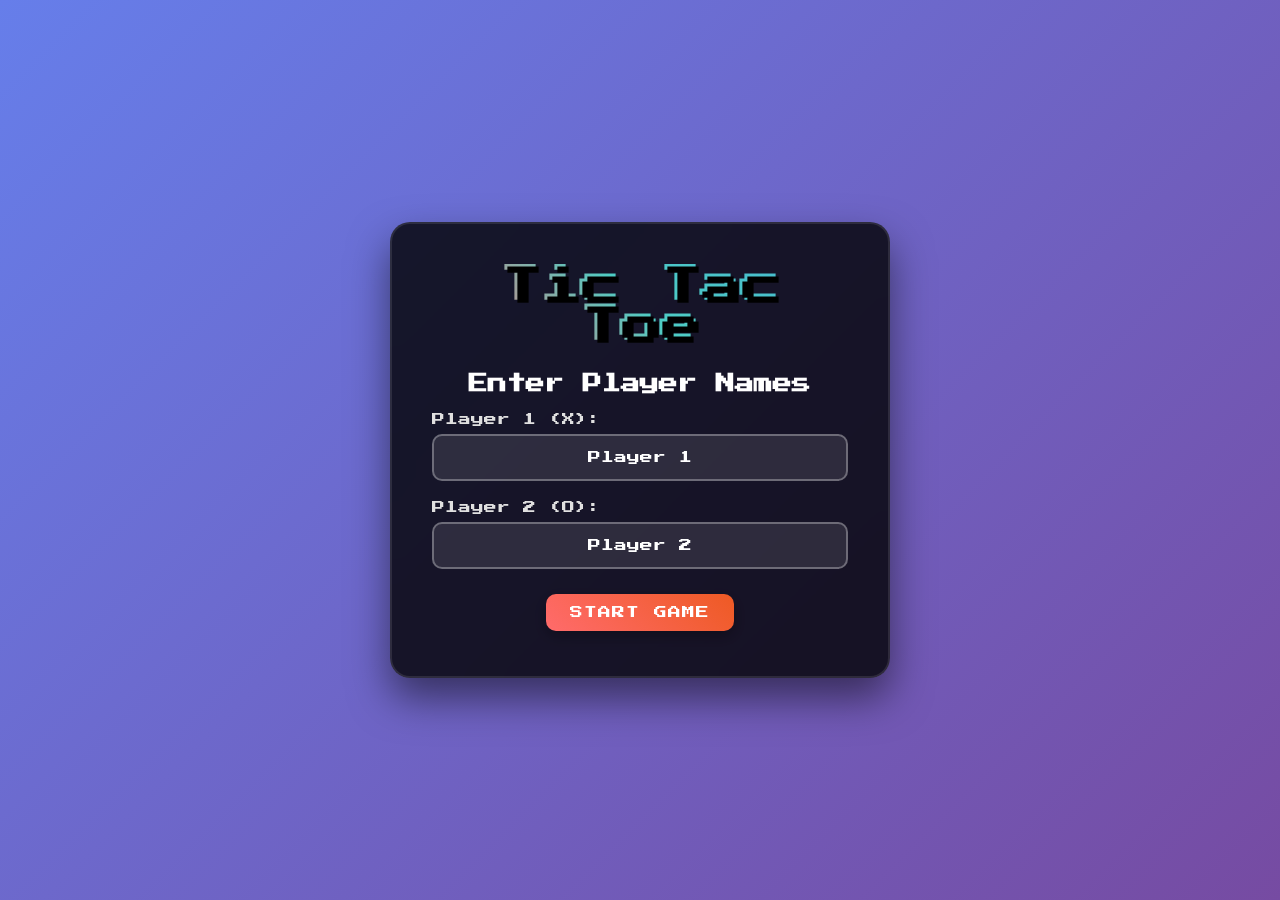
<file: game/TicTacToe/index.html>
<!DOCTYPE html>
<html lang="en">
<head>
    <meta charset="UTF-8">
    <meta name="viewport" content="width=device-width, initial-scale=1.0">
    <title>Tic Tac Toe</title>
    <link rel="stylesheet" href="style.css">
    <link href="https://fonts.googleapis.com/css2?family=Press+Start+2P&display=swap" rel="stylesheet">
</head>
<body>
    <!-- Player Setup Screen -->
    <div id="playerSetup" class="player-setup">
        <div class="setup-container">
            <h1>Tic Tac Toe</h1>
            <div class="setup-form">
                <h2>Enter Player Names</h2>
                <div class="input-group">
                    <label for="player1Name">Player 1 (X):</label>
                    <input type="text" id="player1Name" placeholder="Enter Player 1 Name" maxlength="15" value="Player 1">
                </div>
                <div class="input-group">
                    <label for="player2Name">Player 2 (O):</label>
                    <input type="text" id="player2Name" placeholder="Enter Player 2 Name" maxlength="15" value="Player 2">
                </div>
                <button id="startGameBtn" class="game-btn">Start Game</button>
            </div>
        </div>
    </div>

    <!-- Game Container -->
    <div id="gameContainer" class="game-container" style="display: none;">
        <div class="game-header">
            <h1>Tic Tac Toe</h1>
            <div class="player-info">
                <div class="current-player">
                    <span>Current Turn: <span id="currentPlayer">Player 1</span></span>
                </div>
                <button id="newGameBtn" class="game-btn">New Game</button>
            </div>
            <div class="score-display">
                <div class="player-score">
                    <span id="player1Display">Player 1</span>: <span id="player1Score">0</span>
                </div>
                <div class="player-score">
                    <span id="player2Display">Player 2</span>: <span id="player2Score">0</span>
                </div>
            </div>
        </div>
        
        <div class="game-board">
            <div class="board-row">
                <div class="cell" data-index="0"></div>
                <div class="cell" data-index="1"></div>
                <div class="cell" data-index="2"></div>
            </div>
            <div class="board-row">
                <div class="cell" data-index="3"></div>
                <div class="cell" data-index="4"></div>
                <div class="cell" data-index="5"></div>
            </div>
            <div class="board-row">
                <div class="cell" data-index="6"></div>
                <div class="cell" data-index="7"></div>
                <div class="cell" data-index="8"></div>
            </div>
        </div>
        
        <div id="gameResult" class="game-result" style="display: none;">
            <h2 id="resultMessage">Game Over!</h2>
            <button id="playAgainBtn" class="game-btn">Play Again</button>
            <button id="backToSetupBtn" class="game-btn">Change Players</button>
        </div>
    </div>

    <script src="game.js"></script>
</body>
</html>
</file>
<file: style.css>
@import url('https://fonts.googleapis.com/css2?family=Outfit:wght@300;400;600;800&family=Space+Grotesk:wght@300;400;600;700&display=swap');

:root {
    --primary: #00f2ff;
    --secondary: #bd00ff;
    --accent: #ff0055;
    --bg-dark: #050508;
    --bg-card: rgba(255, 255, 255, 0.03);
    --glass-border: rgba(255, 255, 255, 0.08);
    --text-main: #ffffff;
    --text-muted: #9ca3af;
    --gradient-hero: linear-gradient(135deg, #00f2ff 0%, #bd00ff 50%, #ff0055 100%);
    --gradient-card: linear-gradient(180deg, rgba(255, 255, 255, 0.05) 0%, rgba(255, 255, 255, 0.0) 100%);
    --shadow-glow: 0 0 20px rgba(0, 242, 255, 0.3);
}

* {
    box-sizing: border-box;
    margin: 0;
    padding: 0;
}

body {
    font-family: 'Outfit', sans-serif;
    background-color: var(--bg-dark);
    color: var(--text-main);
    min-height: 100vh;
    overflow-x: hidden;
    position: relative;
    /* Animated Noise Background */
}

/* Dynamic Background */
body::before {
    content: "";
    position: fixed;
    top: -50%;
    left: -50%;
    width: 200%;
    height: 200%;
    background:
        radial-gradient(circle at 20% 30%, rgba(189, 0, 255, 0.15) 0%, transparent 40%),
        radial-gradient(circle at 80% 70%, rgba(0, 242, 255, 0.15) 0%, transparent 40%),
        radial-gradient(circle at 50% 50%, rgba(255, 0, 85, 0.05) 0%, transparent 60%);
    z-index: -1;
    animation: bg-pulse 15s ease-in-out infinite alternate;
}

@keyframes bg-pulse {
    0% {
        transform: scale(1);
    }

    100% {
        transform: scale(1.1);
    }
}

/* Modal / Blur Container */
#main-content {
    transition: filter 0.5s ease;
}

body.locked #main-content {
    filter: blur(12px) brightness(0.7);
    pointer-events: none;
    user-select: none;
}

/* Access Modal */
#access-modal {
    position: fixed;
    top: 0;
    left: 0;
    width: 100%;
    height: 100%;
    display: flex;
    justify-content: center;
    align-items: center;
    z-index: 1000;
    background: rgba(5, 5, 8, 0.85);
    backdrop-filter: blur(15px);
    opacity: 0;
    pointer-events: none;
    transition: opacity 0.5s ease;
}

body.locked #access-modal {
    opacity: 1;
    pointer-events: all;
}

.modal-content {
    background: rgba(20, 20, 30, 0.6);
    padding: 3.5rem;
    border-radius: 24px;
    border: 1px solid var(--glass-border);
    text-align: center;
    box-shadow: 0 25px 50px -12px rgba(0, 0, 0, 0.5);
    max-width: 420px;
    width: 90%;
    transform: translateY(20px);
    animation: slideUp 0.6s cubic-bezier(0.16, 1, 0.3, 1) forwards;
    position: relative;
    overflow: hidden;
}

/* Modal Shine Effect */
.modal-content::before {
    content: '';
    position: absolute;
    top: 0;
    left: -100%;
    width: 100%;
    height: 100%;
    background: linear-gradient(90deg, transparent, rgba(255, 255, 255, 0.03), transparent);
    transition: 0.5s;
    pointer-events: none;
}

.modal-content:hover::before {
    left: 100%;
    transition: 0.8s;
}

@keyframes slideUp {
    to {
        transform: translateY(0);
    }
}

.modal-content h2 {
    font-family: 'Space Grotesk', sans-serif;
    font-size: 2.2rem;
    margin-bottom: 2rem;
    background: var(--gradient-hero);
    -webkit-background-clip: text;
    -webkit-text-fill-color: transparent;
    font-weight: 700;
}

.input-group input {
    width: 100%;
    padding: 1.2rem;
    background: rgba(0, 0, 0, 0.2);
    border: 1px solid var(--glass-border);
    border-radius: 12px;
    color: white;
    font-family: 'Space Grotesk', monospace;
    font-size: 1.2rem;
    margin-bottom: 1.2rem;
    outline: none;
    transition: all 0.3s;
    text-align: center;
    letter-spacing: 2px;
}

.input-group input:focus {
    border-color: var(--primary);
    box-shadow: 0 0 20px rgba(0, 242, 255, 0.15);
    background: rgba(0, 0, 0, 0.4);
}

.input-group button {
    width: 100%;
    padding: 1.2rem;
    background: var(--gradient-hero);
    border: none;
    border-radius: 12px;
    color: white;
    font-weight: 800;
    font-size: 1.1rem;
    cursor: pointer;
    transition: all 0.3s cubic-bezier(0.175, 0.885, 0.32, 1.275);
    text-transform: uppercase;
    letter-spacing: 1.5px;
    position: relative;
    overflow: hidden;
}

.input-group button:hover {
    transform: translateY(-2px);
    box-shadow: 0 10px 20px rgba(189, 0, 255, 0.3);
}

.input-group button:active {
    transform: translateY(1px);
}

.error-msg {
    color: var(--accent);
    margin-top: 1.5rem;
    font-size: 0.95rem;
    font-weight: 500;
    height: 1.5em;
    opacity: 0;
    transition: opacity 0.3s;
}

.error-msg.visible {
    opacity: 1;
    animation: shake 0.4s ease-in-out;
}

@keyframes shake {

    0%,
    100% {
        transform: translateX(0);
    }

    25% {
        transform: translateX(-5px);
    }

    75% {
        transform: translateX(5px);
    }
}

/* Header / Hero */
header {
    text-align: center;
    padding: 6rem 2rem 4rem;
    position: relative;
}

h1 {
    font-family: 'Space Grotesk', sans-serif;
    font-size: 5rem;
    font-weight: 800;
    margin-bottom: 1.5rem;
    letter-spacing: -3px;
    line-height: 1.1;
}

h1 span {
    background: var(--gradient-hero);
    -webkit-background-clip: text;
    -webkit-text-fill-color: transparent;
    position: relative;
    display: inline-block;
}

/* Glitch effect on hover for title */
h1 span:hover {
    animation: skew 0.4s cubic-bezier(0.25, 0.46, 0.45, 0.94) both infinite;
}

@keyframes skew {
    0% {
        transform: skew(0deg);
    }

    20% {
        transform: skew(-2deg);
    }

    40% {
        transform: skew(2deg);
    }

    60% {
        transform: skew(-1deg);
    }

    80% {
        transform: skew(1deg);
    }

    100% {
        transform: skew(0deg);
    }
}

.subtitle {
    color: var(--text-muted);
    font-size: 1.3rem;
    max-width: 650px;
    margin: 0 auto;
    font-weight: 300;
    line-height: 1.6;
}

/* Game Grid */
.container {
    max-width: 1400px;
    margin: 0 auto;
    padding: 2rem;
}

.game-grid {
    display: grid;
    grid-template-columns: repeat(auto-fill, minmax(340px, 1fr));
    gap: 2.5rem;
    perspective: 1000px;
}

/* Game Card */
.game-card {
    background: var(--gradient-card);
    border: 1px solid var(--glass-border);
    border-radius: 24px;
    padding: 1.2rem;
    backdrop-filter: blur(12px);
    transition: all 0.4s cubic-bezier(0.175, 0.885, 0.32, 1.275);
    position: relative;
    overflow: hidden;
    text-decoration: none;
    display: flex;
    flex-direction: column;
    height: 100%;
}

.game-card:hover {
    transform: translateY(-12px) scale(1.02);
    border-color: rgba(0, 242, 255, 0.4);
    box-shadow: 0 20px 50px rgba(0, 0, 0, 0.5), 0 0 0 1px rgba(0, 242, 255, 0.1);
    background: linear-gradient(180deg, rgba(255, 255, 255, 0.08) 0%, rgba(255, 255, 255, 0.02) 100%);
}

.card-image {
    width: 100%;
    aspect-ratio: 16/9;
    border-radius: 16px;
    overflow: hidden;
    margin-bottom: 1.5rem;
    background: #111;
    position: relative;
    box-shadow: inset 0 0 20px rgba(0, 0, 0, 0.5);
}

.card-image img {
    width: 100%;
    height: 100%;
    object-fit: cover;
    transition: transform 0.6s cubic-bezier(0.16, 1, 0.3, 1);
    opacity: 0.9;
}

.game-card:hover .card-image img {
    transform: scale(1.15);
    opacity: 1;
}

.game-info {
    flex-grow: 1;
    display: flex;
    flex-direction: column;
}

.game-info h2 {
    font-family: 'Space Grotesk', sans-serif;
    font-size: 1.8rem;
    color: white;
    margin-bottom: 0.5rem;
    font-weight: 700;
    transition: color 0.3s;
}

.game-card:hover .game-info h2 {
    color: var(--primary);
}

.game-info p {
    color: var(--text-muted);
    font-size: 1rem;
    line-height: 1.6;
    margin-bottom: 1.5rem;
    flex-grow: 1;
    font-weight: 300;
}

.play-btn {
    display: block;
    width: 100%;
    padding: 1rem;
    background: rgba(255, 255, 255, 0.03);
    color: white;
    text-align: center;
    border-radius: 12px;
    font-weight: 700;
    font-size: 1rem;
    text-transform: uppercase;
    letter-spacing: 1px;
    transition: all 0.3s;
    border: 1px solid var(--glass-border);
}

.game-card:hover .play-btn {
    background: var(--gradient-hero);
    border-color: transparent;
    box-shadow: 0 5px 20px rgba(0, 242, 255, 0.3);
    color: #fff;
}

/* Badge System (Optional Usage) */
.badge {
    position: absolute;
    top: 1rem;
    right: 1rem;
    background: var(--accent);
    color: white;
    padding: 0.4rem 0.8rem;
    border-radius: 50px;
    font-size: 0.75rem;
    font-weight: 800;
    text-transform: uppercase;
    box-shadow: 0 5px 15px rgba(255, 0, 85, 0.4);
    z-index: 10;
}

/* Footer */
footer {
    text-align: center;
    padding: 4rem;
    color: var(--text-muted);
    font-size: 0.9rem;
    border-top: 1px solid var(--glass-border);
    margin-top: 4rem;
    background: rgba(0, 0, 0, 0.2);
}

/* Responsive */
@media (max-width: 768px) {
    h1 {
        font-size: 3rem;
        letter-spacing: -2px;
    }

    .modal-content {
        padding: 2.5rem 2rem;
    }

    .game-grid {
        grid-template-columns: 1fr;
    }

    header {
        padding: 4rem 1.5rem 2rem;
    }
}
</file>
<file: Flappy_Bird/style.css>
* {
    margin: 0;
    padding: 0;
    box-sizing: border-box;
}

body {
    font-family: 'Press Start 2P', cursive;
    background: linear-gradient(135deg, #667eea 0%, #764ba2 100%);
    min-height: 100vh;
    display: flex;
    justify-content: center;
    align-items: center;
    color: white;
    overflow: hidden;
}

/* Login Screen Styles */
.login-screen {
    position: fixed;
    top: 0;
    left: 0;
    width: 100%;
    height: 100%;
    background: linear-gradient(135deg, #667eea 0%, #764ba2 100%);
    display: flex;
    justify-content: center;
    align-items: center;
    z-index: 2000;
}

.login-container {
    background: rgba(0, 0, 0, 0.8);
    border-radius: 20px;
    padding: 40px;
    box-shadow: 0 20px 40px rgba(0, 0, 0, 0.5);
    backdrop-filter: blur(10px);
    border: 2px solid rgba(255, 255, 255, 0.1);
    text-align: center;
    max-width: 400px;
    width: 90%;
}

.login-container h1 {
    font-size: 2.5rem;
    margin-bottom: 30px;
    text-shadow: 3px 3px 0px #000;
    background: linear-gradient(45deg, #ff6b6b, #4ecdc4, #45b7d1);
    -webkit-background-clip: text;
    -webkit-text-fill-color: transparent;
    background-clip: text;
    animation: titleGlow 2s ease-in-out infinite alternate;
}

.login-form h2 {
    font-size: 1.2rem;
    margin-bottom: 20px;
    color: #fff;
}

.input-group {
    margin-bottom: 20px;
}

.input-group input {
    width: 100%;
    padding: 15px;
    border: 2px solid rgba(255, 255, 255, 0.3);
    border-radius: 10px;
    background: rgba(255, 255, 255, 0.1);
    color: white;
    font-family: 'Press Start 2P', cursive;
    font-size: 0.8rem;
    text-align: center;
    transition: all 0.3s ease;
}

.input-group input::placeholder {
    color: rgba(255, 255, 255, 0.6);
}

.input-group input:focus {
    outline: none;
    border-color: #4ecdc4;
    background: rgba(255, 255, 255, 0.2);
    box-shadow: 0 0 15px rgba(78, 205, 196, 0.5);
}

.login-buttons {
    display: flex;
    gap: 10px;
    justify-content: center;
    margin-bottom: 20px;
}

.login-message {
    font-size: 0.7rem;
    min-height: 20px;
    margin-top: 10px;
}

.login-message.error {
    color: #ff6b6b;
}

.login-message.success {
    color: #4ecdc4;
}

/* User Info Styles */
.user-info {
    display: flex;
    justify-content: space-between;
    align-items: center;
    background: rgba(0, 0, 0, 0.5);
    padding: 10px 15px;
    border-radius: 10px;
    margin-bottom: 15px;
    border: 1px solid rgba(255, 255, 255, 0.2);
}

.logout-btn {
    background: linear-gradient(45deg, #ff6b6b, #ee5a24);
    border: none;
    color: white;
    padding: 8px 15px;
    font-family: 'Press Start 2P', cursive;
    font-size: 0.6rem;
    border-radius: 8px;
    cursor: pointer;
    transition: all 0.3s ease;
    box-shadow: 0 3px 10px rgba(0, 0, 0, 0.3);
}

.logout-btn:hover {
    transform: translateY(-1px);
    box-shadow: 0 5px 15px rgba(0, 0, 0, 0.4);
}

/* Modal Styles */
.modal {
    position: fixed;
    top: 0;
    left: 0;
    width: 100%;
    height: 100%;
    background: rgba(0, 0, 0, 0.8);
    display: flex;
    justify-content: center;
    align-items: center;
    z-index: 1500;
    backdrop-filter: blur(5px);
}

.modal-content {
    background: rgba(0, 0, 0, 0.9);
    border-radius: 20px;
    padding: 0;
    box-shadow: 0 20px 40px rgba(0, 0, 0, 0.5);
    border: 2px solid rgba(255, 255, 255, 0.1);
    max-width: 600px;
    width: 90%;
    max-height: 80vh;
    overflow: hidden;
}

.modal-header {
    display: flex;
    justify-content: space-between;
    align-items: center;
    padding: 20px 30px;
    border-bottom: 1px solid rgba(255, 255, 255, 0.2);
    background: linear-gradient(45deg, #ff6b6b, #4ecdc4);
}

.modal-header h2 {
    font-size: 1.5rem;
    color: white;
}

.close-btn {
    background: none;
    border: none;
    color: white;
    font-size: 2rem;
    cursor: pointer;
    padding: 0;
    width: 30px;
    height: 30px;
    display: flex;
    align-items: center;
    justify-content: center;
    border-radius: 50%;
    transition: all 0.3s ease;
}

.close-btn:hover {
    background: rgba(255, 255, 255, 0.2);
}

.leaderboard-content {
    padding: 20px 30px;
}

.leaderboard-tabs {
    display: flex;
    gap: 10px;
    margin-bottom: 20px;
}

.tab-btn {
    background: rgba(255, 255, 255, 0.1);
    border: 1px solid rgba(255, 255, 255, 0.3);
    color: white;
    padding: 10px 20px;
    font-family: 'Press Start 2P', cursive;
    font-size: 0.7rem;
    border-radius: 8px;
    cursor: pointer;
    transition: all 0.3s ease;
}

.tab-btn.active {
    background: linear-gradient(45deg, #ff6b6b, #4ecdc4);
    border-color: transparent;
}

.tab-btn:hover {
    background: rgba(255, 255, 255, 0.2);
}

.leaderboard-list {
    max-height: 400px;
    overflow-y: auto;
}

.leaderboard-entry {
    display: flex;
    justify-content: space-between;
    align-items: center;
    padding: 15px;
    margin-bottom: 10px;
    background: rgba(255, 255, 255, 0.1);
    border-radius: 10px;
    border: 1px solid rgba(255, 255, 255, 0.2);
    transition: all 0.3s ease;
}

.leaderboard-entry:hover {
    background: rgba(255, 255, 255, 0.15);
    transform: translateX(5px);
}

.leaderboard-entry.current-user {
    background: linear-gradient(45deg, rgba(78, 205, 196, 0.3), rgba(255, 107, 107, 0.3));
    border-color: #4ecdc4;
}

.rank {
    font-size: 1.2rem;
    font-weight: bold;
    color: #ffd700;
    min-width: 40px;
}

.username {
    flex: 1;
    text-align: left;
    margin-left: 15px;
    font-size: 0.8rem;
}

.score-value {
    font-size: 1rem;
    font-weight: bold;
    color: #4ecdc4;
    min-width: 80px;
    text-align: right;
}

.game-container {
    text-align: center;
    background: rgba(0, 0, 0, 0.3);
    border-radius: 20px;
    padding: 20px;
    box-shadow: 0 20px 40px rgba(0, 0, 0, 0.3);
    backdrop-filter: blur(10px);
    border: 2px solid rgba(255, 255, 255, 0.1);
}

.game-header h1 {
    font-size: 2.5rem;
    margin-bottom: 20px;
    text-shadow: 3px 3px 0px #000;
    background: linear-gradient(45deg, #ff6b6b, #4ecdc4, #45b7d1);
    -webkit-background-clip: text;
    -webkit-text-fill-color: transparent;
    background-clip: text;
    animation: titleGlow 2s ease-in-out infinite alternate;
}

@keyframes titleGlow {
    from { filter: drop-shadow(0 0 5px rgba(255, 107, 107, 0.5)); }
    to { filter: drop-shadow(0 0 20px rgba(78, 205, 196, 0.8)); }
}

.score-display {
    display: flex;
    justify-content: space-around;
    margin-bottom: 20px;
    font-size: 1rem;
    background: rgba(0, 0, 0, 0.5);
    padding: 10px;
    border-radius: 10px;
    border: 1px solid rgba(255, 255, 255, 0.2);
}

.score-display span {
    margin: 0 10px;
}

#gameCanvas {
    border: 3px solid #fff;
    border-radius: 15px;
    background: linear-gradient(to bottom, #87CEEB 0%, #98FB98 100%);
    box-shadow: 0 10px 30px rgba(0, 0, 0, 0.3);
    margin: 20px 0;
    display: block;
    margin-left: auto;
    margin-right: auto;
}

.game-controls {
    margin-top: 20px;
}

.instructions {
    margin-bottom: 20px;
    font-size: 0.8rem;
    line-height: 1.5;
    color: #e0e0e0;
}

.instructions p {
    margin: 5px 0;
}

.game-btn {
    background: linear-gradient(45deg, #ff6b6b, #ee5a24);
    border: none;
    color: white;
    padding: 15px 30px;
    font-family: 'Press Start 2P', cursive;
    font-size: 1rem;
    border-radius: 10px;
    cursor: pointer;
    margin: 10px;
    transition: all 0.3s ease;
    box-shadow: 0 5px 15px rgba(0, 0, 0, 0.3);
    text-transform: uppercase;
    letter-spacing: 1px;
}

.game-btn:hover {
    transform: translateY(-2px);
    box-shadow: 0 8px 25px rgba(0, 0, 0, 0.4);
    background: linear-gradient(45deg, #ee5a24, #ff6b6b);
}

.game-btn:active {
    transform: translateY(0);
    box-shadow: 0 3px 10px rgba(0, 0, 0, 0.3);
}

.game-over {
    position: absolute;
    top: 50%;
    left: 50%;
    transform: translate(-50%, -50%);
    background: rgba(0, 0, 0, 0.9);
    padding: 40px;
    border-radius: 20px;
    border: 2px solid #ff6b6b;
    box-shadow: 0 20px 40px rgba(0, 0, 0, 0.5);
    z-index: 1000;
    animation: gameOverSlide 0.5s ease-out;
}

@keyframes gameOverSlide {
    from {
        opacity: 0;
        transform: translate(-50%, -50%) scale(0.8);
    }
    to {
        opacity: 1;
        transform: translate(-50%, -50%) scale(1);
    }
}

.game-over h2 {
    color: #ff6b6b;
    margin-bottom: 20px;
    font-size: 2rem;
    text-shadow: 2px 2px 0px #000;
}

.game-over p {
    margin-bottom: 20px;
    font-size: 1.2rem;
}

/* Responsive design */
@media (max-width: 900px) {
    .game-container {
        padding: 15px;
        margin: 10px;
    }
    
    .game-header h1 {
        font-size: 2rem;
    }
    
    #gameCanvas {
        width: 100%;
        max-width: 600px;
        height: auto;
    }
    
    .score-display {
        font-size: 0.8rem;
        flex-direction: column;
        gap: 5px;
    }
    
    .login-container {
        padding: 30px 20px;
    }
    
    .login-container h1 {
        font-size: 2rem;
    }
}

@media (max-width: 600px) {
    .game-header h1 {
        font-size: 1.5rem;
    }
    
    .game-btn {
        padding: 12px 24px;
        font-size: 0.8rem;
    }
    
    .instructions {
        font-size: 0.7rem;
    }
    
    .login-buttons {
        flex-direction: column;
    }
    
    .user-info {
        flex-direction: column;
        gap: 10px;
    }
}
</file>
<file: game/2048/style.css>
* {
    margin: 0;
    padding: 0;
    box-sizing: border-box;
}

body {
    font-family: 'Segoe UI', Tahoma, Geneva, Verdana, sans-serif;
    background: linear-gradient(135deg, #667eea 0%, #764ba2 100%);
    color: #333;
    min-height: 100vh;
    display: flex;
    justify-content: center;
    align-items: center;
    overflow: hidden;
}

.game-container {
    background: rgba(255, 255, 255, 0.95);
    border-radius: 20px;
    padding: 30px;
    box-shadow: 0 20px 40px rgba(0, 0, 0, 0.3);
    backdrop-filter: blur(10px);
    border: 1px solid rgba(255, 255, 255, 0.2);
}

@import url('https://fonts.googleapis.com/css2?family=Space+Grotesk:wght@300;400;600;700&display=swap');

:root {
    --grid-size: 450px;
    --cell-size: 95px;
    --cell-gap: 15px;
    --bg-dark: #050508;
    --bg-game: #1a1a24;
    --cell-empty: rgba(255, 255, 255, 0.05);
    --text-primary: #ffffff;
    --text-secondary: #8b8b9b;
    --primary: #00f2ff;
    --secondary: #bd00ff;

    /* Tile Colors (Premium Neon Palette) */
    --tile-2: #00f2ff;
    --tile-4: #00bcd4;
    --tile-8: #03a9f4;
    --tile-16: #2196f3;
    --tile-32: #3f51b5;
    --tile-64: #673ab7;
    --tile-128: #bd00ff;
    --tile-256: #e91e63;
    --tile-512: #f44336;
    --tile-1024: #ff5722;
    --tile-2048: #ffeb3b;
    --glow: 0 0 15px currentColor;
}

* {
    margin: 0;
    padding: 0;
    box-sizing: border-box;
    font-family: 'Space Grotesk', sans-serif;
}

body {
    background-color: var(--bg-dark);
    color: var(--text-primary);
    display: flex;
    justify-content: center;
    align-items: center;
    min-height: 100vh;
    overflow: hidden;
    position: relative;
    user-select: none;
}

/* Background Effect */
body::before {
    content: '';
    position: fixed;
    top: -50%;
    left: -50%;
    width: 200%;
    height: 200%;
    background:
        radial-gradient(circle at 20% 30%, rgba(189, 0, 255, 0.08) 0%, transparent 40%),
        radial-gradient(circle at 80% 70%, rgba(0, 242, 255, 0.08) 0%, transparent 40%);
    z-index: -1;
    animation: pulse 10s ease-in-out infinite alternate;
}

@keyframes pulse {
    0% {
        transform: scale(1);
    }

    100% {
        transform: scale(1.1);
    }
}

.game-container {
    width: 100%;
    max-width: 500px;
    padding: 20px;
}

.header {
    display: flex;
    justify-content: space-between;
    align-items: flex-start;
    margin-bottom: 30px;
}

h1 {
    font-size: 4rem;
    font-weight: 700;
    margin: 0;
    line-height: 1;
    background: linear-gradient(135deg, var(--primary), var(--secondary));
    -webkit-background-clip: text;
    background-clip: text;
    -webkit-text-fill-color: transparent;
}

.back-btn {
    text-decoration: none;
    color: var(--text-secondary);
    font-size: 0.9rem;
    font-weight: 600;
    text-transform: uppercase;
    letter-spacing: 1px;
    display: flex;
    align-items: center;
    gap: 5px;
    transition: color 0.3s;
    margin-bottom: 10px;
}

.back-btn:hover {
    color: var(--primary);
}

.stats {
    display: flex;
    gap: 10px;
}

.stat-item {
    background: rgba(255, 255, 255, 0.05);
    padding: 10px 20px;
    border-radius: 10px;
    text-align: center;
    min-width: 80px;
    border: 1px solid rgba(255, 255, 255, 0.1);
}

.stat-item .label {
    display: block;
    color: var(--text-secondary);
    font-size: 0.8rem;
    text-transform: uppercase;
    letter-spacing: 1px;
    margin-bottom: 2px;
}

.stat-item span:not(.label) {
    display: block;
    font-size: 1.5rem;
    font-weight: 700;
}

/* Game Board */
.game-area {
    position: relative;
    width: var(--grid-size);
    height: var(--grid-size);
    background: var(--bg-game);
    border-radius: 15px;
    padding: var(--cell-gap);
    margin: 0 auto;
    border: 1px solid rgba(255, 255, 255, 0.1);
    box-shadow: 0 20px 50px rgba(0, 0, 0, 0.5);
    touch-action: none;
    /* Prevent scroll on mobile */
}

/* Grid Background */
.grid-container {
    display: grid;
    grid-template-columns: repeat(4, 1fr);
    grid-template-rows: repeat(4, 1fr);
    gap: var(--cell-gap);
    width: 100%;
    height: 100%;
}

.grid-cell {
    background: var(--cell-empty);
    border-radius: 8px;
    width: 100%;
    height: 100%;
}

/* Tiles Container - Top Layer */
.tile-container {
    position: absolute;
    top: 0;
    left: 0;
    right: 0;
    bottom: 0;
    padding: var(--cell-gap);
    z-index: 10;
}

/* Single Tile Styling */
.tile {
    position: absolute;
    width: var(--cell-size);
    height: var(--cell-size);
    background: rgba(255, 255, 255, 0.1);
    border-radius: 8px;
    display: flex;
    justify-content: center;
    align-items: center;
    font-size: 2.5rem;
    font-weight: 700;
    color: #fff;
    transition: transform 150ms ease-in-out;
    /* Smooth Slide */
    box-shadow: 0 0 10px rgba(0, 0, 0, 0.3);
}

/* Tile "Pop" Animation for New Tiles */
.tile.new-tile {
    animation: pop 200ms ease-back;
}

/* Tile "Merge" Animation */
.tile.merged-tile {
    animation: pop 200ms ease-in-out;
    z-index: 20;
}

@keyframes pop {
    0% {
        transform: scale(0);
    }

    50% {
        transform: scale(1.2);
    }

    100% {
        transform: scale(1);
    }
}

/* Dynamic tile colors based on data-value or class */
.tile[data-val="2"] {
    background: rgba(0, 242, 255, 0.1);
    border: 1px solid var(--tile-2);
    color: var(--tile-2);
    box-shadow: 0 0 10px rgba(0, 242, 255, 0.2);
}

.tile[data-val="4"] {
    background: rgba(0, 188, 212, 0.15);
    border: 1px solid var(--tile-4);
    color: var(--tile-4);
}

.tile[data-val="8"] {
    background: rgba(3, 169, 244, 0.2);
    border: 1px solid var(--tile-8);
    color: var(--tile-8);
}

.tile[data-val="16"] {
    background: rgba(33, 150, 243, 0.25);
    border: 1px solid var(--tile-16);
    color: var(--tile-16);
}

.tile[data-val="32"] {
    background: rgba(63, 81, 181, 0.3);
    border: 1px solid var(--tile-32);
    color: var(--tile-32);
}

.tile[data-val="64"] {
    background: rgba(103, 58, 183, 0.35);
    border: 1px solid var(--tile-64);
    color: var(--tile-64);
    box-shadow: 0 0 15px var(--tile-64);
}

.tile[data-val="128"] {
    background: rgba(189, 0, 255, 0.4);
    border: 1px solid var(--tile-128);
    color: white;
    text-shadow: 0 0 5px var(--tile-128);
    box-shadow: 0 0 20px var(--tile-128);
}

.tile[data-val="256"] {
    background: rgba(233, 30, 99, 0.45);
    border: 1px solid var(--tile-256);
    color: white;
    text-shadow: 0 0 5px var(--tile-256);
    box-shadow: 0 0 20px var(--tile-256);
}

.tile[data-val="512"] {
    background: rgba(244, 67, 54, 0.5);
    border: 1px solid var(--tile-512);
    color: white;
    text-shadow: 0 0 5px var(--tile-512);
    box-shadow: 0 0 25px var(--tile-512);
}

.tile[data-val="1024"] {
    background: rgba(255, 87, 34, 0.55);
    border: 1px solid var(--tile-1024);
    color: white;
    text-shadow: 0 0 5px var(--tile-1024);
    box-shadow: 0 0 30px var(--tile-1024);
    font-size: 2rem;
}

.tile[data-val="2048"] {
    background: rgba(255, 235, 59, 0.6);
    border: 1px solid var(--tile-2048);
    color: white;
    text-shadow: 0 0 10px var(--tile-2048);
    box-shadow: 0 0 40px var(--tile-2048);
    font-size: 2rem;
}

/* Overlays */
.overlay {
    position: absolute;
    top: 0;
    left: 0;
    right: 0;
    bottom: 0;
    background: rgba(5, 5, 8, 0.85);
    backdrop-filter: blur(5px);
    display: flex;
    justify-content: center;
    align-items: center;
    border-radius: 15px;
    z-index: 100;
    opacity: 0;
    pointer-events: none;
    transition: opacity 0.5s;
}

.overlay.active {
    opacity: 1;
    pointer-events: all;
}

.overlay-content {
    text-align: center;
}

.overlay h2 {
    font-size: 2.5rem;
    margin-bottom: 10px;
    color: var(--primary);
}

.overlay p {
    color: var(--text-secondary);
    margin-bottom: 20px;
    font-size: 1.2rem;
}

.btn {
    padding: 12px 25px;
    background: linear-gradient(135deg, var(--primary), var(--secondary));
    border: none;
    border-radius: 50px;
    color: white;
    font-weight: 700;
    font-size: 1rem;
    cursor: pointer;
    text-transform: uppercase;
    transition: transform 0.2s;
}

.btn:hover {
    transform: scale(1.05);
}

/* Controls Instructions */
.controls-hint {
    margin-top: 20px;
    text-align: center;
    color: var(--text-secondary);
    font-size: 0.9rem;
}

@media (max-width: 500px) {
    :root {
        --grid-size: 340px;
        --cell-size: 70px;
        --cell-gap: 10px;
    }

    h1 {
        font-size: 3rem;
    }

    .header {
        flex-direction: column;
        align-items: center;
        gap: 20px;
        text-align: center;
    }

    .stats {
        width: 100%;
        justify-content: center;
    }
}

.control-item {
    display: flex;
    justify-content: space-between;
    align-items: center;
    margin-bottom: 10px;
    padding: 8px 0;
    border-bottom: 1px solid rgba(255, 255, 255, 0.2);
}

.control-item:last-child {
    border-bottom: none;
    margin-bottom: 0;
}

.key {
    background: rgba(255, 255, 255, 0.2);
    padding: 5px 10px;
    border-radius: 8px;
    font-family: monospace;
    font-weight: bold;
    font-size: 0.9rem;
    min-width: 60px;
    text-align: center;
}

.action {
    font-size: 0.9rem;
    opacity: 0.9;
}

.objective {
    background: linear-gradient(135deg, #a29bfe 0%, #6c5ce7 100%);
}

.objective p {
    text-align: center;
    margin-bottom: 15px;
    opacity: 0.9;
}

.tile-preview {
    display: flex;
    justify-content: center;
}

.tile-preview .tile {
    position: static;
    width: 80px;
    height: 80px;
    font-size: 1.5rem;
}

.achievements {
    background: linear-gradient(135deg, #fd79a8 0%, #e84393 100%);
}

#achievements {
    display: grid;
    grid-template-columns: repeat(2, 1fr);
    gap: 10px;
}

.achievement {
    background: rgba(255, 255, 255, 0.2);
    padding: 10px;
    border-radius: 8px;
    text-align: center;
    font-weight: bold;
    font-size: 0.9rem;
    transition: all 0.3s ease;
}

.achievement.unlocked {
    background: rgba(255, 255, 255, 0.4);
    transform: scale(1.05);
    box-shadow: 0 4px 8px rgba(0, 0, 0, 0.2);
}

.controls-bottom {
    display: flex;
    justify-content: center;
    gap: 20px;
}

.controls-bottom button {
    background: linear-gradient(45deg, #00b894, #00cec9);
    color: white;
    border: none;
    padding: 15px 30px;
    border-radius: 25px;
    font-size: 1.1rem;
    font-weight: bold;
    cursor: pointer;
    transition: all 0.3s ease;
    box-shadow: 0 5px 15px rgba(0, 0, 0, 0.2);
    min-width: 140px;
}

.controls-bottom button:hover {
    transform: translateY(-2px);
    box-shadow: 0 8px 25px rgba(0, 0, 0, 0.3);
}

.controls-bottom button:active {
    transform: translateY(0);
}

/* Animations */
@keyframes pulse {

    0%,
    100% {
        transform: scale(1);
    }

    50% {
        transform: scale(1.05);
    }
}

.stat-item {
    animation: pulse 2s ease-in-out infinite;
}

.stat-item:nth-child(2) {
    animation-delay: 0.5s;
}

.stat-item:nth-child(3) {
    animation-delay: 1s;
}

/* Responsive design */
@media (max-width: 768px) {
    .game-container {
        padding: 20px;
        margin: 10px;
    }

    .header h1 {
        font-size: 2.5rem;
    }

    .game-area {
        flex-direction: column;
        align-items: center;
    }

    .grid-container {
        width: 300px;
        height: 300px;
        gap: 10px;
        padding: 10px;
    }

    .tile {
        font-size: 2rem;
    }

    .tile-128,
    .tile-256,
    .tile-512 {
        font-size: 1.5rem;
    }

    .tile-1024,
    .tile-2048,
    .tile-4096,
    .tile-8192 {
        font-size: 1.2rem;
    }

    .side-panel {
        flex-direction: row;
        flex-wrap: wrap;
        justify-content: center;
        min-width: auto;
        width: 100%;
    }

    .controls,
    .objective,
    .achievements {
        min-width: 150px;
    }

    .stats {
        gap: 20px;
    }

    .stat-item {
        min-width: 80px;
        padding: 10px 15px;
    }
}

@media (max-width: 480px) {
    .grid-container {
        width: 250px;
        height: 250px;
        gap: 8px;
        padding: 8px;
    }

    .tile {
        font-size: 1.5rem;
    }

    .tile-128,
    .tile-256,
    .tile-512 {
        font-size: 1.2rem;
    }

    .tile-1024,
    .tile-2048,
    .tile-4096,
    .tile-8192 {
        font-size: 1rem;
    }

    .side-panel {
        flex-direction: column;
        width: 100%;
    }

    .controls-bottom {
        flex-direction: column;
        align-items: center;
    }

    .controls-bottom button {
        width: 100%;
        max-width: 200px;
    }

    .win-buttons {
        flex-direction: column;
        align-items: center;
    }

    .win-buttons button {
        width: 100%;
        max-width: 200px;
        margin: 5px 0;
    }
}

/* Scrollbar styling */
::-webkit-scrollbar {
    width: 8px;
}

::-webkit-scrollbar-track {
    background: rgba(255, 255, 255, 0.1);
}

::-webkit-scrollbar-thumb {
    background: linear-gradient(45deg, #667eea, #764ba2);
    border-radius: 4px;
}

::-webkit-scrollbar-thumb:hover {
    background: linear-gradient(45deg, #764ba2, #667eea);
}
</file>
<file: game/ColorBurst/style.css>
* {
    margin: 0;
    padding: 0;
    box-sizing: border-box;
}

body {
    font-family: 'Segoe UI', Tahoma, Geneva, Verdana, sans-serif;
    background: linear-gradient(135deg, #667eea 0%, #764ba2 100%);
    color: #333;
    min-height: 100vh;
    display: flex;
    justify-content: center;
    align-items: center;
    overflow: hidden;
}

.game-container {
    background: rgba(255, 255, 255, 0.95);
    border-radius: 20px;
    padding: 30px;
    box-shadow: 0 20px 40px rgba(0, 0, 0, 0.3);
    backdrop-filter: blur(10px);
    border: 1px solid rgba(255, 255, 255, 0.2);
}

.header {
    text-align: center;
    margin-bottom: 30px;
}

.header h1 {
    font-size: 3.5rem;
    margin-bottom: 20px;
    background: linear-gradient(45deg, #667eea, #764ba2);
    -webkit-background-clip: text;
    -webkit-text-fill-color: transparent;
    background-clip: text;
    text-shadow: 0 2px 4px rgba(0, 0, 0, 0.1);
}

.stats {
    display: flex;
    justify-content: center;
    gap: 30px;
    flex-wrap: wrap;
}

.stat-item {
    text-align: center;
    background: linear-gradient(135deg, #f093fb 0%, #f5576c 100%);
    padding: 15px 20px;
    border-radius: 15px;
    color: white;
    box-shadow: 0 8px 16px rgba(0, 0, 0, 0.2);
    min-width: 80px;
}

.stat-item .label {
    display: block;
    font-size: 0.8rem;
    opacity: 0.9;
    margin-bottom: 5px;
}

.stat-item span:last-child {
    font-size: 1.3rem;
    font-weight: bold;
}

.game-area {
    display: flex;
    gap: 30px;
    align-items: flex-start;
    margin-bottom: 30px;
}

.game-board {
    position: relative;
    background: #2c3e50;
    border-radius: 15px;
    padding: 20px;
    box-shadow: inset 0 0 20px rgba(0, 0, 0, 0.5);
    border: 3px solid #34495e;
}

#gameCanvas {
    display: block;
    border-radius: 10px;
    background: #1a252f;
    box-shadow: 0 0 20px rgba(0, 0, 0, 0.3);
}

.game-overlay, .pause-overlay {
    position: absolute;
    top: 0;
    left: 0;
    right: 0;
    bottom: 0;
    background: rgba(0, 0, 0, 0.8);
    display: none;
    justify-content: center;
    align-items: center;
    border-radius: 15px;
}

.game-overlay.active, .pause-overlay.active {
    display: flex;
}

.overlay-content {
    text-align: center;
    color: white;
    background: rgba(255, 255, 255, 0.1);
    padding: 40px;
    border-radius: 20px;
    backdrop-filter: blur(10px);
    border: 1px solid rgba(255, 255, 255, 0.2);
}

.overlay-content h2 {
    font-size: 2.5rem;
    margin-bottom: 15px;
    color: #f39c12;
}

.overlay-content p {
    font-size: 1.2rem;
    margin-bottom: 25px;
    opacity: 0.9;
}

.overlay-content button {
    background: linear-gradient(45deg, #f39c12, #e67e22);
    color: white;
    border: none;
    padding: 15px 30px;
    border-radius: 25px;
    font-size: 1.1rem;
    font-weight: bold;
    cursor: pointer;
    transition: all 0.3s ease;
    box-shadow: 0 5px 15px rgba(0, 0, 0, 0.3);
}

.overlay-content button:hover {
    transform: translateY(-2px);
    box-shadow: 0 8px 25px rgba(0, 0, 0, 0.4);
}

.side-panel {
    display: flex;
    flex-direction: column;
    gap: 25px;
    min-width: 250px;
}

.controls, .objective, .powerups, .high-score {
    background: linear-gradient(135deg, #74b9ff 0%, #0984e3 100%);
    padding: 20px;
    border-radius: 15px;
    color: white;
    box-shadow: 0 8px 16px rgba(0, 0, 0, 0.2);
}

.controls h3, .objective h3, .powerups h3, .high-score h3 {
    text-align: center;
    margin-bottom: 15px;
    font-size: 1.3rem;
    text-shadow: 0 2px 4px rgba(0, 0, 0, 0.3);
}

.control-item {
    display: flex;
    justify-content: space-between;
    align-items: center;
    margin-bottom: 10px;
    padding: 8px 0;
    border-bottom: 1px solid rgba(255, 255, 255, 0.2);
}

.control-item:last-child {
    border-bottom: none;
    margin-bottom: 0;
}

.key {
    background: rgba(255, 255, 255, 0.2);
    padding: 5px 10px;
    border-radius: 8px;
    font-family: monospace;
    font-weight: bold;
    font-size: 0.9rem;
    min-width: 60px;
    text-align: center;
}

.action {
    font-size: 0.9rem;
    opacity: 0.9;
}

.objective {
    background: linear-gradient(135deg, #a29bfe 0%, #6c5ce7 100%);
}

.objective p {
    text-align: center;
    margin-bottom: 15px;
    opacity: 0.9;
}

.color-zones {
    display: flex;
    justify-content: center;
    gap: 10px;
    flex-wrap: wrap;
}

.color-zone {
    width: 40px;
    height: 40px;
    border-radius: 8px;
    border: 2px solid rgba(255, 255, 255, 0.3);
    box-shadow: 0 4px 8px rgba(0, 0, 0, 0.2);
}

.color-zone.red { background: linear-gradient(45deg, #e74c3c, #c0392b); }
.color-zone.blue { background: linear-gradient(45deg, #3498db, #2980b9); }
.color-zone.green { background: linear-gradient(45deg, #2ecc71, #27ae60); }
.color-zone.yellow { background: linear-gradient(45deg, #f1c40f, #f39c12); }

.powerups {
    background: linear-gradient(135deg, #fd79a8 0%, #e84393 100%);
}

.powerup-item {
    display: flex;
    align-items: center;
    gap: 10px;
    margin-bottom: 10px;
    padding: 8px;
    background: rgba(255, 255, 255, 0.1);
    border-radius: 8px;
    transition: all 0.3s ease;
}

.powerup-item:hover {
    background: rgba(255, 255, 255, 0.2);
    transform: translateX(5px);
}

.powerup-item:last-child {
    margin-bottom: 0;
}

.powerup-icon {
    font-size: 1.2rem;
    width: 30px;
    text-align: center;
}

.powerup-item span {
    font-size: 0.9rem;
    opacity: 0.9;
}

.high-score {
    background: linear-gradient(135deg, #00b894 0%, #00cec9 100%);
}

#highScore {
    text-align: center;
    font-size: 2rem;
    font-weight: bold;
    text-shadow: 0 2px 4px rgba(0, 0, 0, 0.3);
}

.controls-bottom {
    display: flex;
    justify-content: center;
    gap: 20px;
}

.controls-bottom button {
    background: linear-gradient(45deg, #00b894, #00cec9);
    color: white;
    border: none;
    padding: 15px 30px;
    border-radius: 25px;
    font-size: 1.1rem;
    font-weight: bold;
    cursor: pointer;
    transition: all 0.3s ease;
    box-shadow: 0 5px 15px rgba(0, 0, 0, 0.2);
    min-width: 140px;
}

.controls-bottom button:hover {
    transform: translateY(-2px);
    box-shadow: 0 8px 25px rgba(0, 0, 0, 0.3);
}

.controls-bottom button:active {
    transform: translateY(0);
}

/* Animations */
@keyframes pulse {
    0%, 100% { transform: scale(1); }
    50% { transform: scale(1.05); }
}

.stat-item {
    animation: pulse 2s ease-in-out infinite;
}

.stat-item:nth-child(2) {
    animation-delay: 0.5s;
}

.stat-item:nth-child(3) {
    animation-delay: 1s;
}

.stat-item:nth-child(4) {
    animation-delay: 1.5s;
}

@keyframes glow {
    0%, 100% { box-shadow: 0 0 5px rgba(255, 255, 255, 0.3); }
    50% { box-shadow: 0 0 20px rgba(255, 255, 255, 0.6); }
}

.color-zone {
    animation: glow 2s ease-in-out infinite;
}

.color-zone.red { animation-delay: 0s; }
.color-zone.blue { animation-delay: 0.5s; }
.color-zone.green { animation-delay: 1s; }
.color-zone.yellow { animation-delay: 1.5s; }

/* Responsive design */
@media (max-width: 768px) {
    .game-container {
        padding: 20px;
        margin: 10px;
    }
    
    .header h1 {
        font-size: 2.5rem;
    }
    
    .game-area {
        flex-direction: column;
        align-items: center;
    }
    
    #gameCanvas {
        width: 300px;
        height: 450px;
    }
    
    .side-panel {
        flex-direction: row;
        flex-wrap: wrap;
        justify-content: center;
        min-width: auto;
        width: 100%;
    }
    
    .controls, .objective, .powerups, .high-score {
        min-width: 150px;
    }
    
    .stats {
        gap: 15px;
    }
    
    .stat-item {
        min-width: 70px;
        padding: 10px 15px;
    }
}

@media (max-width: 480px) {
    #gameCanvas {
        width: 250px;
        height: 375px;
    }
    
    .side-panel {
        flex-direction: column;
        width: 100%;
    }
    
    .controls-bottom {
        flex-direction: column;
        align-items: center;
    }
    
    .controls-bottom button {
        width: 100%;
        max-width: 200px;
    }
    
    .color-zones {
        gap: 8px;
    }
    
    .color-zone {
        width: 35px;
        height: 35px;
    }
}

/* Scrollbar styling */
::-webkit-scrollbar {
    width: 8px;
}

::-webkit-scrollbar-track {
    background: rgba(255, 255, 255, 0.1);
}

::-webkit-scrollbar-thumb {
    background: linear-gradient(45deg, #667eea, #764ba2);
    border-radius: 4px;
}

::-webkit-scrollbar-thumb:hover {
    background: linear-gradient(45deg, #764ba2, #667eea);
}
</file>
<file: game/RacingBike/style.css>
* {
    margin: 0;
    padding: 0;
    box-sizing: border-box;
}

body {
    font-family: 'Segoe UI', Tahoma, Geneva, Verdana, sans-serif;
    background: linear-gradient(135deg, #1e3c72 0%, #2a5298 100%);
    min-height: 100vh;
    display: flex;
    justify-content: center;
    align-items: center;
    color: white;
    overflow-x: hidden;
}

.game-container {
    background: rgba(0, 0, 0, 0.8);
    border-radius: 20px;
    padding: 20px;
    box-shadow: 0 20px 40px rgba(0, 0, 0, 0.5);
    backdrop-filter: blur(10px);
    border: 2px solid rgba(255, 255, 255, 0.1);
}

.game-header {
    text-align: center;
    margin-bottom: 20px;
}

.game-header h1 {
    font-size: 2.5rem;
    margin-bottom: 15px;
    background: linear-gradient(45deg, #ff6b6b, #4ecdc4, #45b7d1);
    background-size: 200% 200%;
    -webkit-background-clip: text;
    -webkit-text-fill-color: transparent;
    background-clip: text;
    animation: gradientShift 3s ease-in-out infinite;
}

@keyframes gradientShift {
    0%, 100% { background-position: 0% 50%; }
    50% { background-position: 100% 50%; }
}

.score-board {
    display: flex;
    justify-content: space-around;
    gap: 20px;
    margin-bottom: 20px;
    flex-wrap: wrap;
}

.score-board > div {
    background: rgba(255, 255, 255, 0.1);
    padding: 10px 15px;
    border-radius: 10px;
    border: 1px solid rgba(255, 255, 255, 0.2);
    font-weight: bold;
    min-width: 120px;
    text-align: center;
}

.game-area {
    position: relative;
    display: flex;
    justify-content: center;
}

#gameCanvas {
    border: 3px solid #4ecdc4;
    border-radius: 15px;
    background: linear-gradient(to bottom, #87CEEB 0%, #98FB98 100%);
    box-shadow: 0 10px 30px rgba(0, 0, 0, 0.3);
}

.game-overlay {
    position: absolute;
    top: 0;
    left: 0;
    right: 0;
    bottom: 0;
    display: flex;
    justify-content: center;
    align-items: center;
    background: rgba(0, 0, 0, 0.7);
    border-radius: 15px;
}

.start-screen, .game-over-screen {
    text-align: center;
    background: rgba(0, 0, 0, 0.9);
    padding: 40px;
    border-radius: 20px;
    border: 2px solid #4ecdc4;
    max-width: 400px;
}

.start-screen h2, .game-over-screen h2 {
    font-size: 2rem;
    margin-bottom: 20px;
    color: #4ecdc4;
}

.start-screen p, .game-over-screen p {
    margin-bottom: 15px;
    font-size: 1.1rem;
    line-height: 1.5;
}

.start-btn, .restart-btn {
    background: linear-gradient(45deg, #4ecdc4, #45b7d1);
    color: white;
    border: none;
    padding: 15px 30px;
    font-size: 1.2rem;
    border-radius: 25px;
    cursor: pointer;
    transition: all 0.3s ease;
    font-weight: bold;
    margin-top: 20px;
}

.start-btn:hover, .restart-btn:hover {
    transform: translateY(-2px);
    box-shadow: 0 10px 20px rgba(78, 205, 196, 0.4);
    background: linear-gradient(45deg, #45b7d1, #4ecdc4);
}

.start-btn:active, .restart-btn:active {
    transform: translateY(0);
}

.controls-info {
    text-align: center;
    margin-top: 20px;
    padding: 15px;
    background: rgba(255, 255, 255, 0.1);
    border-radius: 10px;
    border: 1px solid rgba(255, 255, 255, 0.2);
}

.controls-info p {
    font-size: 1rem;
    opacity: 0.9;
}

/* Responsive Design */
@media (max-width: 900px) {
    .game-container {
        padding: 15px;
        margin: 10px;
    }
    
    #gameCanvas {
        width: 100%;
        max-width: 600px;
        height: auto;
    }
    
    .game-header h1 {
        font-size: 2rem;
    }
    
    .score-board {
        flex-direction: column;
        align-items: center;
    }
    
    .score-board > div {
        min-width: 150px;
    }
}

@media (max-width: 600px) {
    .game-container {
        padding: 10px;
        margin: 5px;
    }
    
    .game-header h1 {
        font-size: 1.5rem;
    }
    
    .start-screen, .game-over-screen {
        padding: 20px;
        margin: 10px;
    }
    
    .start-screen h2, .game-over-screen h2 {
        font-size: 1.5rem;
    }
}

/* Animation for score updates */
.score, .distance, .speed {
    transition: all 0.3s ease;
}

.score:hover, .distance:hover, .speed:hover {
    transform: scale(1.05);
    background: rgba(255, 255, 255, 0.2);
}

/* Glow effect for active elements */
.start-btn:focus, .restart-btn:focus {
    outline: none;
    box-shadow: 0 0 20px rgba(78, 205, 196, 0.6);
}
</file>
<file: game/RedBall/style.css>
* {
    margin: 0;
    padding: 0;
    box-sizing: border-box;
}

body {
    font-family: 'Press Start 2P', cursive;
    background: linear-gradient(135deg, #667eea 0%, #764ba2 100%);
    min-height: 100vh;
    display: flex;
    justify-content: center;
    align-items: center;
    color: white;
    overflow-x: hidden;
}

.game-container {
    text-align: center;
    background: rgba(0, 0, 0, 0.3);
    border-radius: 20px;
    padding: 20px;
    box-shadow: 0 20px 40px rgba(0, 0, 0, 0.3);
    backdrop-filter: blur(10px);
    border: 2px solid rgba(255, 255, 255, 0.1);
    max-width: 900px;
    width: 95%;
}

.game-header h1 {
    font-size: 2.5rem;
    margin-bottom: 20px;
    text-shadow: 3px 3px 0px #000;
    background: linear-gradient(45deg, #ff6b6b, #4ecdc4, #45b7d1);
    -webkit-background-clip: text;
    -webkit-text-fill-color: transparent;
    background-clip: text;
    animation: titleGlow 2s ease-in-out infinite alternate;
}

@keyframes titleGlow {
    from { filter: drop-shadow(0 0 5px rgba(255, 107, 107, 0.5)); }
    to { filter: drop-shadow(0 0 20px rgba(78, 205, 196, 0.8)); }
}

.game-info {
    display: flex;
    justify-content: space-between;
    align-items: center;
    background: rgba(0, 0, 0, 0.5);
    padding: 15px;
    border-radius: 10px;
    margin-bottom: 20px;
    border: 1px solid rgba(255, 255, 255, 0.2);
    flex-wrap: wrap;
    gap: 10px;
}

.level-info {
    display: flex;
    gap: 20px;
    font-size: 1rem;
}

.level-info span {
    color: #4ecdc4;
}

.controls {
    display: flex;
    gap: 10px;
}

.game-area {
    position: relative;
    display: flex;
    flex-direction: column;
    align-items: center;
    gap: 20px;
}

#gameCanvas {
    border: 3px solid rgba(255, 255, 255, 0.3);
    border-radius: 15px;
    background: linear-gradient(135deg, #87CEEB 0%, #98FB98 100%);
    box-shadow: 0 10px 30px rgba(0, 0, 0, 0.3);
    max-width: 100%;
    height: auto;
}

/* Game Overlay */
.game-overlay {
    position: absolute;
    top: 0;
    left: 0;
    width: 100%;
    height: 100%;
    background: rgba(0, 0, 0, 0.8);
    display: flex;
    justify-content: center;
    align-items: center;
    border-radius: 15px;
    z-index: 1000;
}

.overlay-content {
    background: rgba(0, 0, 0, 0.9);
    padding: 40px;
    border-radius: 20px;
    border: 2px solid #4ecdc4;
    box-shadow: 0 20px 40px rgba(0, 0, 0, 0.5);
    text-align: center;
    animation: overlaySlide 0.5s ease-out;
}

@keyframes overlaySlide {
    from {
        opacity: 0;
        transform: scale(0.8);
    }
    to {
        opacity: 1;
        transform: scale(1);
    }
}

.overlay-content h2 {
    color: #4ecdc4;
    margin-bottom: 15px;
    font-size: 1.8rem;
    text-shadow: 2px 2px 0px #000;
}

.overlay-content p {
    color: #fff;
    margin-bottom: 25px;
    font-size: 1rem;
    line-height: 1.5;
}

.overlay-buttons {
    display: flex;
    gap: 15px;
    justify-content: center;
    flex-wrap: wrap;
}

/* Instructions */
.instructions {
    background: rgba(0, 0, 0, 0.5);
    padding: 20px;
    border-radius: 15px;
    border: 1px solid rgba(255, 255, 255, 0.2);
    text-align: left;
    max-width: 800px;
    width: 100%;
}

.instructions h3 {
    color: #4ecdc4;
    margin-bottom: 15px;
    font-size: 1.2rem;
    text-align: center;
}

.instructions p {
    color: #e0e0e0;
    margin-bottom: 10px;
    font-size: 0.8rem;
    line-height: 1.4;
}

.instructions strong {
    color: #ff6b6b;
}

/* Buttons */
.game-btn {
    background: linear-gradient(45deg, #ff6b6b, #ee5a24);
    border: none;
    color: white;
    padding: 12px 24px;
    font-family: 'Press Start 2P', cursive;
    font-size: 0.8rem;
    border-radius: 10px;
    cursor: pointer;
    transition: all 0.3s ease;
    box-shadow: 0 5px 15px rgba(0, 0, 0, 0.3);
    text-transform: uppercase;
    letter-spacing: 1px;
}

.game-btn:hover {
    transform: translateY(-2px);
    box-shadow: 0 8px 25px rgba(0, 0, 0, 0.4);
    background: linear-gradient(45deg, #ee5a24, #ff6b6b);
}

.game-btn:active {
    transform: translateY(0);
    box-shadow: 0 3px 10px rgba(0, 0, 0, 0.3);
}

/* Responsive Design */
@media (max-width: 768px) {
    .game-container {
        padding: 15px;
        margin: 10px;
    }
    
    .game-header h1 {
        font-size: 2rem;
    }
    
    .game-info {
        flex-direction: column;
        gap: 15px;
    }
    
    .level-info {
        flex-direction: column;
        gap: 10px;
        text-align: center;
    }
    
    .controls {
        justify-content: center;
    }
    
    #gameCanvas {
        width: 100%;
        max-width: 400px;
        height: auto;
    }
    
    .overlay-content {
        padding: 30px 20px;
        margin: 10px;
    }
    
    .overlay-content h2 {
        font-size: 1.5rem;
    }
    
    .overlay-buttons {
        flex-direction: column;
        align-items: center;
    }
    
    .game-btn {
        padding: 10px 20px;
        font-size: 0.7rem;
    }
    
    .instructions {
        padding: 15px;
    }
    
    .instructions h3 {
        font-size: 1rem;
    }
    
    .instructions p {
        font-size: 0.7rem;
    }
}
</file>
<file: game/Solitaire/style.css>
* {
    margin: 0;
    padding: 0;
    box-sizing: border-box;
}

body {
    font-family: 'Inter', sans-serif;
    background: linear-gradient(135deg, #667eea 0%, #764ba2 100%);
    min-height: 100vh;
    color: #333;
}

.game-container {
    max-width: 1400px;
    margin: 0 auto;
    padding: 20px;
}

/* Game Header */
.game-header {
    background: rgba(255, 255, 255, 0.95);
    backdrop-filter: blur(10px);
    border-radius: 20px;
    padding: 20px;
    margin-bottom: 30px;
    box-shadow: 0 8px 32px rgba(0, 0, 0, 0.1);
    display: flex;
    justify-content: space-between;
    align-items: center;
    flex-wrap: wrap;
    gap: 20px;
}

.game-header h1 {
    font-size: 2.5rem;
    font-weight: 700;
    background: linear-gradient(135deg, #667eea, #764ba2);
    -webkit-background-clip: text;
    -webkit-text-fill-color: transparent;
    background-clip: text;
}

.game-controls {
    display: flex;
    align-items: center;
    gap: 20px;
    flex-wrap: wrap;
}

.btn {
    padding: 12px 24px;
    border: none;
    border-radius: 12px;
    font-size: 1rem;
    font-weight: 600;
    cursor: pointer;
    transition: all 0.3s ease;
    font-family: inherit;
}

.btn-primary {
    background: linear-gradient(135deg, #667eea, #764ba2);
    color: white;
    box-shadow: 0 4px 15px rgba(102, 126, 234, 0.4);
}

.btn-primary:hover {
    transform: translateY(-2px);
    box-shadow: 0 6px 20px rgba(102, 126, 234, 0.6);
}

.btn-secondary {
    background: rgba(255, 255, 255, 0.9);
    color: #667eea;
    border: 2px solid #667eea;
}

.btn-secondary:hover:not(:disabled) {
    background: #667eea;
    color: white;
}

.btn-secondary:disabled {
    opacity: 0.5;
    cursor: not-allowed;
}

.timer, .moves {
    background: rgba(255, 255, 255, 0.8);
    padding: 8px 16px;
    border-radius: 8px;
    font-weight: 600;
    color: #333;
}

/* Game Board */
.game-board {
    background: rgba(255, 255, 255, 0.95);
    backdrop-filter: blur(10px);
    border-radius: 20px;
    padding: 30px;
    margin-bottom: 30px;
    box-shadow: 0 8px 32px rgba(0, 0, 0, 0.1);
}

/* Stock and Waste Piles */
.stock-waste {
    display: flex;
    gap: 20px;
    margin-bottom: 40px;
    justify-content: center;
}

.stock-pile, .waste-pile {
    width: 120px;
    height: 160px;
    border-radius: 12px;
    cursor: pointer;
    transition: transform 0.3s ease;
    position: relative;
}

.stock-pile:hover {
    transform: scale(1.05);
}

.card-back {
    width: 100%;
    height: 100%;
    background: linear-gradient(135deg, #2c3e50, #34495e);
    border-radius: 12px;
    border: 3px solid #ecf0f1;
    box-shadow: 0 4px 15px rgba(0, 0, 0, 0.2);
    position: relative;
    overflow: hidden;
}

.card-back::before {
    content: '';
    position: absolute;
    top: 50%;
    left: 50%;
    transform: translate(-50%, -50%);
    width: 60px;
    height: 60px;
    background: url('data:image/svg+xml,<svg xmlns="http://www.w3.org/2000/svg" viewBox="0 0 100 100"><circle cx="50" cy="50" r="45" fill="none" stroke="%23ecf0f1" stroke-width="3"/><path d="M30 50 L45 65 L70 35" stroke="%23ecf0f1" stroke-width="3" fill="none"/></svg>') no-repeat center;
    opacity: 0.7;
}

.waste-pile {
    border: 2px dashed #bdc3c7;
    background: rgba(236, 240, 241, 0.3);
    display: flex;
    align-items: center;
    justify-content: center;
    min-height: 160px;
}

/* Foundations */
.foundations {
    display: flex;
    justify-content: center;
    gap: 20px;
    margin-bottom: 40px;
}

.foundation-pile {
    width: 120px;
    height: 160px;
    border: 2px dashed #bdc3c7;
    border-radius: 12px;
    background: rgba(236, 240, 241, 0.3);
    transition: all 0.3s ease;
    position: relative;
}

.foundation-pile:hover {
    border-color: #667eea;
    background: rgba(102, 126, 234, 0.1);
}

/* Tableau */
.tableau {
    display: grid;
    grid-template-columns: repeat(7, 1fr);
    gap: 15px;
}

.tableau-pile {
    min-height: 200px;
    border: 2px dashed #bdc3c7;
    border-radius: 12px;
    background: rgba(236, 240, 241, 0.3);
    padding: 10px;
    transition: all 0.3s ease;
    position: relative;
}

.tableau-pile:hover {
    border-color: #667eea;
    background: rgba(102, 126, 234, 0.1);
}

/* Cards */
.card {
    width: 120px;
    height: 160px;
    background: white;
    border-radius: 12px;
    border: 2px solid #ecf0f1;
    box-shadow: 0 4px 15px rgba(0, 0, 0, 0.1);
    position: relative;
    cursor: grab;
    transition: all 0.3s ease;
    user-select: none;
    margin-bottom: 5px;
}

.card:hover {
    transform: translateY(-5px);
    box-shadow: 0 8px 25px rgba(0, 0, 0, 0.2);
}

.card:active {
    cursor: grabbing;
}

.card.face-down {
    background: linear-gradient(135deg, #2c3e50, #34495e);
    border-color: #2c3e50;
}

.card.face-down::before {
    content: '';
    position: absolute;
    top: 50%;
    left: 50%;
    transform: translate(-50%, -50%);
    width: 40px;
    height: 40px;
    background: url('data:image/svg+xml,<svg xmlns="http://www.w3.org/2000/svg" viewBox="0 0 100 100"><circle cx="50" cy="50" r="40" fill="none" stroke="%23ecf0f1" stroke-width="2"/><path d="M25 50 L40 65 L65 35" stroke="%23ecf0f1" stroke-width="2" fill="none"/></svg>') no-repeat center;
    opacity: 0.7;
}

.card-content {
    position: absolute;
    top: 8px;
    left: 8px;
    font-size: 1.2rem;
    font-weight: 700;
}

.card-suit {
    position: absolute;
    bottom: 8px;
    right: 8px;
    font-size: 1.5rem;
}

.card.hearts .card-content,
.card.hearts .card-suit {
    color: #e74c3c;
}

.card.diamonds .card-content,
.card.diamonds .card-suit {
    color: #e74c3c;
}

.card.clubs .card-content,
.card.clubs .card-suit {
    color: #2c3e50;
}

.card.spades .card-content,
.card.spades .card-suit {
    color: #2c3e50;
}

.card.ace .card-content {
    font-size: 1.5rem;
}

.card.king .card-content {
    font-size: 1.5rem;
}

.card.queen .card-content {
    font-size: 1.5rem;
}

.card.jack .card-content {
    font-size: 1.5rem;
}

/* Dragging States */
.card.dragging {
    opacity: 0.8;
    transform: rotate(5deg);
    z-index: 1000;
}

.card.drag-over {
    border-color: #667eea;
    background: rgba(102, 126, 234, 0.1);
}

/* Modal */
.modal {
    position: fixed;
    top: 0;
    left: 0;
    width: 100%;
    height: 100%;
    background: rgba(0, 0, 0, 0.5);
    display: flex;
    align-items: center;
    justify-content: center;
    z-index: 1000;
}

.modal-content {
    background: white;
    padding: 40px;
    border-radius: 20px;
    text-align: center;
    box-shadow: 0 20px 60px rgba(0, 0, 0, 0.3);
    max-width: 500px;
    width: 90%;
}

.modal-content h2 {
    color: #667eea;
    margin-bottom: 20px;
    font-size: 2rem;
}

.game-stats {
    margin: 20px 0;
    padding: 20px;
    background: rgba(102, 126, 234, 0.1);
    border-radius: 12px;
}

.game-stats p {
    margin: 10px 0;
    font-weight: 600;
}

/* Instructions */
.instructions {
    background: rgba(255, 255, 255, 0.95);
    backdrop-filter: blur(10px);
    border-radius: 20px;
    padding: 30px;
    box-shadow: 0 8px 32px rgba(0, 0, 0, 0.1);
}

.instructions h3 {
    color: #667eea;
    margin-bottom: 20px;
    font-size: 1.5rem;
}

.instructions ul {
    list-style: none;
    padding: 0;
}

.instructions li {
    padding: 10px 0;
    border-bottom: 1px solid rgba(102, 126, 234, 0.2);
    position: relative;
    padding-left: 30px;
}

.instructions li:before {
    content: '♠';
    position: absolute;
    left: 0;
    color: #667eea;
    font-size: 1.2rem;
}

.instructions li:last-child {
    border-bottom: none;
}

/* Responsive Design */
@media (max-width: 1200px) {
    .tableau {
        grid-template-columns: repeat(4, 1fr);
    }
    
    .foundations {
        flex-wrap: wrap;
        justify-content: center;
    }
}

@media (max-width: 768px) {
    .game-header {
        flex-direction: column;
        text-align: center;
    }
    
    .game-controls {
        justify-content: center;
    }
    
    .tableau {
        grid-template-columns: repeat(3, 1fr);
        gap: 10px;
    }
    
    .card {
        width: 100px;
        height: 140px;
    }
    
    .stock-pile, .waste-pile, .foundation-pile {
        width: 100px;
        height: 140px;
    }
}

@media (max-width: 480px) {
    .tableau {
        grid-template-columns: repeat(2, 1fr);
    }
    
    .card {
        width: 80px;
        height: 120px;
    }
    
    .stock-pile, .waste-pile, .foundation-pile {
        width: 80px;
        height: 120px;
    }
    
    .card-content {
        font-size: 1rem;
    }
    
    .card-suit {
        font-size: 1.2rem;
    }
}

/* Animations */
@keyframes cardDeal {
    from {
        opacity: 0;
        transform: translateY(-50px) rotate(-10deg);
    }
    to {
        opacity: 1;
        transform: translateY(0) rotate(0deg);
    }
}

.card.dealing {
    animation: cardDeal 0.5s ease-out;
}

@keyframes cardMove {
    from {
        transform: scale(1);
    }
    to {
        transform: scale(1.05);
    }
}

.card.moving {
    animation: cardMove 0.3s ease-in-out;
}

/* Game completion animation */
@keyframes celebration {
    0%, 100% { transform: scale(1); }
    50% { transform: scale(1.1); }
}

.foundation-pile.complete {
    animation: celebration 0.6s ease-in-out;
    border-color: #27ae60;
    background: rgba(39, 174, 96, 0.1);
}
</file>
<file: game/Tetris/style.css>
* {
    margin: 0;
    padding: 0;
    box-sizing: border-box;
}

body {
    font-family: 'Segoe UI', Tahoma, Geneva, Verdana, sans-serif;
    background: linear-gradient(135deg, #667eea 0%, #764ba2 100%);
    color: #333;
    min-height: 100vh;
    display: flex;
    justify-content: center;
    align-items: center;
    overflow: hidden;
}

.game-container {
    background: rgba(255, 255, 255, 0.95);
    border-radius: 20px;
    padding: 30px;
    box-shadow: 0 20px 40px rgba(0, 0, 0, 0.3);
    backdrop-filter: blur(10px);
    border: 1px solid rgba(255, 255, 255, 0.2);
}

.header {
    text-align: center;
    margin-bottom: 30px;
}

.header h1 {
    font-size: 3rem;
    margin-bottom: 20px;
    background: linear-gradient(45deg, #667eea, #764ba2);
    -webkit-background-clip: text;
    -webkit-text-fill-color: transparent;
    background-clip: text;
    text-shadow: 0 2px 4px rgba(0, 0, 0, 0.1);
}

.stats {
    display: flex;
    justify-content: center;
    gap: 40px;
    flex-wrap: wrap;
}

.stat-item {
    text-align: center;
    background: linear-gradient(135deg, #f093fb 0%, #f5576c 100%);
    padding: 15px 25px;
    border-radius: 15px;
    color: white;
    box-shadow: 0 8px 16px rgba(0, 0, 0, 0.2);
    min-width: 100px;
}

.stat-item .label {
    display: block;
    font-size: 0.9rem;
    opacity: 0.9;
    margin-bottom: 5px;
}

.stat-item span:last-child {
    font-size: 1.5rem;
    font-weight: bold;
}

.game-area {
    display: flex;
    gap: 30px;
    align-items: flex-start;
    margin-bottom: 30px;
}

.game-board {
    position: relative;
    background: #2c3e50;
    border-radius: 15px;
    padding: 20px;
    box-shadow: inset 0 0 20px rgba(0, 0, 0, 0.5);
    border: 3px solid #34495e;
}

#gameCanvas {
    display: block;
    border-radius: 10px;
    background: #1a252f;
    box-shadow: 0 0 20px rgba(0, 0, 0, 0.3);
}

.game-overlay {
    position: absolute;
    top: 0;
    left: 0;
    right: 0;
    bottom: 0;
    background: rgba(0, 0, 0, 0.8);
    display: none;
    justify-content: center;
    align-items: center;
    border-radius: 15px;
}

.game-overlay.active {
    display: flex;
}

.overlay-content {
    text-align: center;
    color: white;
    background: rgba(255, 255, 255, 0.1);
    padding: 40px;
    border-radius: 20px;
    backdrop-filter: blur(10px);
    border: 1px solid rgba(255, 255, 255, 0.2);
}

.overlay-content h2 {
    font-size: 2.5rem;
    margin-bottom: 15px;
    color: #f39c12;
}

.overlay-content p {
    font-size: 1.2rem;
    margin-bottom: 25px;
    opacity: 0.9;
}

.overlay-content button {
    background: linear-gradient(45deg, #f39c12, #e67e22);
    color: white;
    border: none;
    padding: 15px 30px;
    border-radius: 25px;
    font-size: 1.1rem;
    font-weight: bold;
    cursor: pointer;
    transition: all 0.3s ease;
    box-shadow: 0 5px 15px rgba(0, 0, 0, 0.3);
}

.overlay-content button:hover {
    transform: translateY(-2px);
    box-shadow: 0 8px 25px rgba(0, 0, 0, 0.4);
}

.side-panel {
    display: flex;
    flex-direction: column;
    gap: 25px;
    min-width: 200px;
}

.next-piece, .controls, .high-score {
    background: linear-gradient(135deg, #74b9ff 0%, #0984e3 100%);
    padding: 20px;
    border-radius: 15px;
    color: white;
    box-shadow: 0 8px 16px rgba(0, 0, 0, 0.2);
}

.next-piece h3, .controls h3, .high-score h3 {
    text-align: center;
    margin-bottom: 15px;
    font-size: 1.3rem;
    text-shadow: 0 2px 4px rgba(0, 0, 0, 0.3);
}

#nextCanvas {
    display: block;
    margin: 0 auto;
    background: rgba(255, 255, 255, 0.1);
    border-radius: 10px;
    border: 2px solid rgba(255, 255, 255, 0.3);
}

.controls {
    background: linear-gradient(135deg, #a29bfe 0%, #6c5ce7 100%);
}

.control-item {
    display: flex;
    justify-content: space-between;
    align-items: center;
    margin-bottom: 10px;
    padding: 8px 0;
    border-bottom: 1px solid rgba(255, 255, 255, 0.2);
}

.control-item:last-child {
    border-bottom: none;
    margin-bottom: 0;
}

.key {
    background: rgba(255, 255, 255, 0.2);
    padding: 5px 10px;
    border-radius: 8px;
    font-family: monospace;
    font-weight: bold;
    font-size: 0.9rem;
    min-width: 60px;
    text-align: center;
}

.action {
    font-size: 0.9rem;
    opacity: 0.9;
}

.high-score {
    background: linear-gradient(135deg, #fd79a8 0%, #e84393 100%);
}

#highScore {
    text-align: center;
    font-size: 2rem;
    font-weight: bold;
    text-shadow: 0 2px 4px rgba(0, 0, 0, 0.3);
}

.controls-bottom {
    display: flex;
    justify-content: center;
    gap: 20px;
}

.controls-bottom button {
    background: linear-gradient(45deg, #00b894, #00cec9);
    color: white;
    border: none;
    padding: 15px 30px;
    border-radius: 25px;
    font-size: 1.1rem;
    font-weight: bold;
    cursor: pointer;
    transition: all 0.3s ease;
    box-shadow: 0 5px 15px rgba(0, 0, 0, 0.2);
    min-width: 140px;
}

.controls-bottom button:hover {
    transform: translateY(-2px);
    box-shadow: 0 8px 25px rgba(0, 0, 0, 0.3);
}

.controls-bottom button:active {
    transform: translateY(0);
}

/* Animations */
@keyframes pulse {
    0%, 100% { transform: scale(1); }
    50% { transform: scale(1.05); }
}

.stat-item {
    animation: pulse 2s ease-in-out infinite;
}

.stat-item:nth-child(2) {
    animation-delay: 0.5s;
}

.stat-item:nth-child(3) {
    animation-delay: 1s;
}

/* Responsive design */
@media (max-width: 768px) {
    .game-container {
        padding: 20px;
        margin: 10px;
    }
    
    .header h1 {
        font-size: 2rem;
    }
    
    .game-area {
        flex-direction: column;
        align-items: center;
    }
    
    .side-panel {
        flex-direction: row;
        flex-wrap: wrap;
        justify-content: center;
        min-width: auto;
    }
    
    .next-piece, .controls, .high-score {
        min-width: 150px;
    }
    
    .stats {
        gap: 20px;
    }
    
    .stat-item {
        min-width: 80px;
        padding: 10px 15px;
    }
}

@media (max-width: 480px) {
    #gameCanvas {
        width: 250px;
        height: 500px;
    }
    
    .side-panel {
        flex-direction: column;
        width: 100%;
    }
    
    .controls-bottom {
        flex-direction: column;
        align-items: center;
    }
    
    .controls-bottom button {
        width: 100%;
        max-width: 200px;
    }
}

/* Scrollbar styling */
::-webkit-scrollbar {
    width: 8px;
}

::-webkit-scrollbar-track {
    background: rgba(255, 255, 255, 0.1);
}

::-webkit-scrollbar-thumb {
    background: linear-gradient(45deg, #667eea, #764ba2);
    border-radius: 4px;
}

::-webkit-scrollbar-thumb:hover {
    background: linear-gradient(45deg, #764ba2, #667eea);
}
</file>
<file: game/TextAdventure/style.css>
* {
    margin: 0;
    padding: 0;
    box-sizing: border-box;
}

body {
    font-family: 'Georgia', serif;
    background: linear-gradient(135deg, #1a1a2e 0%, #16213e 50%, #0f3460 100%);
    color: #e8e8e8;
    min-height: 100vh;
    overflow-x: hidden;
}

.game-container {
    max-width: 1200px;
    margin: 0 auto;
    padding: 20px;
    min-height: 100vh;
    display: flex;
    flex-direction: column;
}

.header {
    text-align: center;
    margin-bottom: 30px;
    padding: 20px;
    background: rgba(0, 0, 0, 0.3);
    border-radius: 15px;
    border: 1px solid #4a90e2;
    box-shadow: 0 8px 32px rgba(74, 144, 226, 0.1);
}

.header h1 {
    font-size: 2.5rem;
    margin-bottom: 15px;
    background: linear-gradient(45deg, #4a90e2, #f39c12, #e74c3c);
    -webkit-background-clip: text;
    -webkit-text-fill-color: transparent;
    background-clip: text;
    text-shadow: 0 0 20px rgba(74, 144, 226, 0.5);
}

.stats {
    display: flex;
    justify-content: center;
    gap: 30px;
    flex-wrap: wrap;
}

.stats span {
    background: rgba(0, 0, 0, 0.4);
    padding: 8px 16px;
    border-radius: 20px;
    border: 1px solid #4a90e2;
    font-weight: bold;
    font-size: 0.9rem;
}

.main-content {
    display: grid;
    grid-template-columns: 2fr 1fr;
    gap: 30px;
    flex: 1;
}

.story-area {
    background: rgba(0, 0, 0, 0.4);
    border-radius: 15px;
    padding: 25px;
    border: 1px solid #4a90e2;
    box-shadow: 0 8px 32px rgba(74, 144, 226, 0.1);
}

.story-text {
    font-size: 1.1rem;
    line-height: 1.8;
    margin-bottom: 25px;
    text-align: justify;
    background: rgba(255, 255, 255, 0.05);
    padding: 20px;
    border-radius: 10px;
    border-left: 4px solid #4a90e2;
}

.character-info {
    background: rgba(255, 255, 255, 0.05);
    padding: 15px;
    border-radius: 10px;
    border: 1px solid #f39c12;
}

.character-info h3 {
    color: #f39c12;
    margin-bottom: 10px;
    text-align: center;
}

.choices-area {
    grid-column: 1 / -1;
    background: rgba(0, 0, 0, 0.4);
    border-radius: 15px;
    padding: 25px;
    border: 1px solid #4a90e2;
    box-shadow: 0 8px 32px rgba(74, 144, 226, 0.1);
}

.choices {
    display: flex;
    flex-direction: column;
    gap: 15px;
}

.choice-btn {
    background: linear-gradient(45deg, #4a90e2, #357abd);
    color: white;
    border: none;
    padding: 15px 25px;
    border-radius: 10px;
    font-size: 1rem;
    font-weight: bold;
    cursor: pointer;
    transition: all 0.3s ease;
    text-align: left;
    position: relative;
    overflow: hidden;
}

.choice-btn:hover {
    transform: translateY(-2px);
    box-shadow: 0 8px 25px rgba(74, 144, 226, 0.4);
    background: linear-gradient(45deg, #357abd, #4a90e2);
}

.choice-btn:active {
    transform: translateY(0);
}

.choice-btn::before {
    content: '';
    position: absolute;
    top: 0;
    left: -100%;
    width: 100%;
    height: 100%;
    background: linear-gradient(90deg, transparent, rgba(255, 255, 255, 0.2), transparent);
    transition: left 0.5s;
}

.choice-btn:hover::before {
    left: 100%;
}

.inventory-area {
    background: rgba(0, 0, 0, 0.4);
    border-radius: 15px;
    padding: 20px;
    border: 1px solid #e74c3c;
    box-shadow: 0 8px 32px rgba(231, 76, 60, 0.1);
    height: fit-content;
}

.inventory-area h3 {
    color: #e74c3c;
    margin-bottom: 15px;
    text-align: center;
}

.inventory {
    display: flex;
    flex-direction: column;
    gap: 8px;
}

.inventory-item {
    background: rgba(255, 255, 255, 0.1);
    padding: 8px 12px;
    border-radius: 8px;
    border: 1px solid #e74c3c;
    font-size: 0.9rem;
    display: flex;
    justify-content: space-between;
    align-items: center;
}

.controls {
    display: flex;
    justify-content: center;
    gap: 20px;
    margin-top: 30px;
    flex-wrap: wrap;
}

.controls button {
    background: linear-gradient(45deg, #2c3e50, #34495e);
    color: white;
    border: none;
    padding: 12px 24px;
    border-radius: 8px;
    font-size: 0.9rem;
    font-weight: bold;
    cursor: pointer;
    transition: all 0.3s ease;
}

.controls button:hover {
    transform: translateY(-2px);
    box-shadow: 0 5px 15px rgba(0, 0, 0, 0.3);
    background: linear-gradient(45deg, #34495e, #2c3e50);
}

/* Character stats styling */
.character-stats {
    display: grid;
    grid-template-columns: 1fr 1fr;
    gap: 10px;
    font-size: 0.9rem;
}

.stat-item {
    background: rgba(255, 255, 255, 0.05);
    padding: 5px 10px;
    border-radius: 5px;
    border: 1px solid #4a90e2;
}

/* Special effects */
@keyframes glow {
    0%, 100% { box-shadow: 0 0 5px rgba(74, 144, 226, 0.5); }
    50% { box-shadow: 0 0 20px rgba(74, 144, 226, 0.8); }
}

.story-text.important {
    animation: glow 2s ease-in-out infinite;
    border-left-color: #f39c12;
}

/* Responsive design */
@media (max-width: 768px) {
    .main-content {
        grid-template-columns: 1fr;
    }
    
    .stats {
        flex-direction: column;
        align-items: center;
    }
    
    .header h1 {
        font-size: 2rem;
    }
    
    .choices {
        gap: 10px;
    }
    
    .choice-btn {
        padding: 12px 20px;
        font-size: 0.9rem;
    }
}

/* Scrollbar styling */
::-webkit-scrollbar {
    width: 8px;
}

::-webkit-scrollbar-track {
    background: rgba(0, 0, 0, 0.3);
}

::-webkit-scrollbar-thumb {
    background: #4a90e2;
    border-radius: 4px;
}

::-webkit-scrollbar-thumb:hover {
    background: #357abd;
}
</file>
<file: game/TicTacToe/style.css>
* {
    margin: 0;
    padding: 0;
    box-sizing: border-box;
}

body {
    font-family: 'Press Start 2P', cursive;
    background: linear-gradient(135deg, #667eea 0%, #764ba2 100%);
    min-height: 100vh;
    display: flex;
    justify-content: center;
    align-items: center;
    color: white;
    overflow: hidden;
}

/* Player Setup Screen */
.player-setup {
    position: fixed;
    top: 0;
    left: 0;
    width: 100%;
    height: 100%;
    background: linear-gradient(135deg, #667eea 0%, #764ba2 100%);
    display: flex;
    justify-content: center;
    align-items: center;
    z-index: 2000;
}

.setup-container {
    background: rgba(0, 0, 0, 0.8);
    border-radius: 20px;
    padding: 40px;
    box-shadow: 0 20px 40px rgba(0, 0, 0, 0.5);
    backdrop-filter: blur(10px);
    border: 2px solid rgba(255, 255, 255, 0.1);
    text-align: center;
    max-width: 500px;
    width: 90%;
}

.setup-container h1 {
    font-size: 2.5rem;
    margin-bottom: 30px;
    text-shadow: 3px 3px 0px #000;
    background: linear-gradient(45deg, #ff6b6b, #4ecdc4, #45b7d1);
    -webkit-background-clip: text;
    -webkit-text-fill-color: transparent;
    background-clip: text;
    animation: titleGlow 2s ease-in-out infinite alternate;
}

.setup-form h2 {
    font-size: 1.2rem;
    margin-bottom: 20px;
    color: #fff;
}

.input-group {
    margin-bottom: 20px;
    text-align: left;
}

.input-group label {
    display: block;
    font-size: 0.8rem;
    margin-bottom: 8px;
    color: #e0e0e0;
}

.input-group input {
    width: 100%;
    padding: 15px;
    border: 2px solid rgba(255, 255, 255, 0.3);
    border-radius: 10px;
    background: rgba(255, 255, 255, 0.1);
    color: white;
    font-family: 'Press Start 2P', cursive;
    font-size: 0.8rem;
    text-align: center;
    transition: all 0.3s ease;
}

.input-group input::placeholder {
    color: rgba(255, 255, 255, 0.6);
}

.input-group input:focus {
    outline: none;
    border-color: #4ecdc4;
    background: rgba(255, 255, 255, 0.2);
    box-shadow: 0 0 15px rgba(78, 205, 196, 0.5);
}

/* Game Container */
.game-container {
    text-align: center;
    background: rgba(0, 0, 0, 0.3);
    border-radius: 20px;
    padding: 20px;
    box-shadow: 0 20px 40px rgba(0, 0, 0, 0.3);
    backdrop-filter: blur(10px);
    border: 2px solid rgba(255, 255, 255, 0.1);
    max-width: 600px;
    width: 90%;
}

.game-header h1 {
    font-size: 2.5rem;
    margin-bottom: 20px;
    text-shadow: 3px 3px 0px #000;
    background: linear-gradient(45deg, #ff6b6b, #4ecdc4, #45b7d1);
    -webkit-background-clip: text;
    -webkit-text-fill-color: transparent;
    background-clip: text;
    animation: titleGlow 2s ease-in-out infinite alternate;
}

@keyframes titleGlow {
    from { filter: drop-shadow(0 0 5px rgba(255, 107, 107, 0.5)); }
    to { filter: drop-shadow(0 0 20px rgba(78, 205, 196, 0.8)); }
}

.player-info {
    display: flex;
    justify-content: space-between;
    align-items: center;
    background: rgba(0, 0, 0, 0.5);
    padding: 15px;
    border-radius: 10px;
    margin-bottom: 20px;
    border: 1px solid rgba(255, 255, 255, 0.2);
}

.current-player {
    font-size: 1rem;
    color: #4ecdc4;
}

.score-display {
    display: flex;
    justify-content: space-around;
    margin-bottom: 20px;
    font-size: 1rem;
    background: rgba(0, 0, 0, 0.5);
    padding: 15px;
    border-radius: 10px;
    border: 1px solid rgba(255, 255, 255, 0.2);
}

.player-score {
    margin: 0 10px;
}

/* Game Board */
.game-board {
    display: grid;
    grid-template-columns: repeat(3, 1fr);
    gap: 10px;
    max-width: 300px;
    margin: 0 auto 20px;
    background: rgba(255, 255, 255, 0.1);
    padding: 15px;
    border-radius: 15px;
    border: 2px solid rgba(255, 255, 255, 0.2);
}

.cell {
    width: 80px;
    height: 80px;
    background: rgba(0, 0, 0, 0.5);
    border: 2px solid rgba(255, 255, 255, 0.3);
    border-radius: 10px;
    display: flex;
    justify-content: center;
    align-items: center;
    font-size: 2.5rem;
    font-weight: bold;
    cursor: pointer;
    transition: all 0.3s ease;
    color: white;
}

.cell:hover {
    background: rgba(255, 255, 255, 0.1);
    border-color: #4ecdc4;
    transform: scale(1.05);
}

.cell.x {
    color: #ff6b6b;
    text-shadow: 0 0 10px rgba(255, 107, 107, 0.5);
}

.cell.o {
    color: #4ecdc4;
    text-shadow: 0 0 10px rgba(78, 205, 196, 0.5);
}

.cell.winning {
    background: linear-gradient(45deg, #ff6b6b, #4ecdc4);
    border-color: #fff;
    animation: winningPulse 1s ease-in-out infinite alternate;
}

@keyframes winningPulse {
    from { transform: scale(1); }
    to { transform: scale(1.1); }
}

/* Game Result */
.game-result {
    background: rgba(0, 0, 0, 0.9);
    padding: 30px;
    border-radius: 15px;
    border: 2px solid #4ecdc4;
    box-shadow: 0 20px 40px rgba(0, 0, 0, 0.5);
    margin-top: 20px;
    animation: resultSlide 0.5s ease-out;
}

@keyframes resultSlide {
    from {
        opacity: 0;
        transform: scale(0.8);
    }
    to {
        opacity: 1;
        transform: scale(1);
    }
}

.game-result h2 {
    color: #4ecdc4;
    margin-bottom: 20px;
    font-size: 1.5rem;
    text-shadow: 2px 2px 0px #000;
}

/* Buttons */
.game-btn {
    background: linear-gradient(45deg, #ff6b6b, #ee5a24);
    border: none;
    color: white;
    padding: 12px 24px;
    font-family: 'Press Start 2P', cursive;
    font-size: 0.8rem;
    border-radius: 10px;
    cursor: pointer;
    margin: 5px;
    transition: all 0.3s ease;
    box-shadow: 0 5px 15px rgba(0, 0, 0, 0.3);
    text-transform: uppercase;
    letter-spacing: 1px;
}

.game-btn:hover {
    transform: translateY(-2px);
    box-shadow: 0 8px 25px rgba(0, 0, 0, 0.4);
    background: linear-gradient(45deg, #ee5a24, #ff6b6b);
}

.game-btn:active {
    transform: translateY(0);
    box-shadow: 0 3px 10px rgba(0, 0, 0, 0.3);
}

/* Responsive Design */
@media (max-width: 600px) {
    .game-container {
        padding: 15px;
        margin: 10px;
    }
    
    .game-header h1 {
        font-size: 2rem;
    }
    
    .setup-container h1 {
        font-size: 2rem;
    }
    
    .cell {
        width: 60px;
        height: 60px;
        font-size: 2rem;
    }
    
    .game-board {
        max-width: 240px;
        gap: 8px;
        padding: 12px;
    }
    
    .player-info {
        flex-direction: column;
        gap: 10px;
    }
    
    .score-display {
        flex-direction: column;
        gap: 5px;
    }
    
    .game-btn {
        padding: 10px 20px;
        font-size: 0.7rem;
    }
}
</file>
